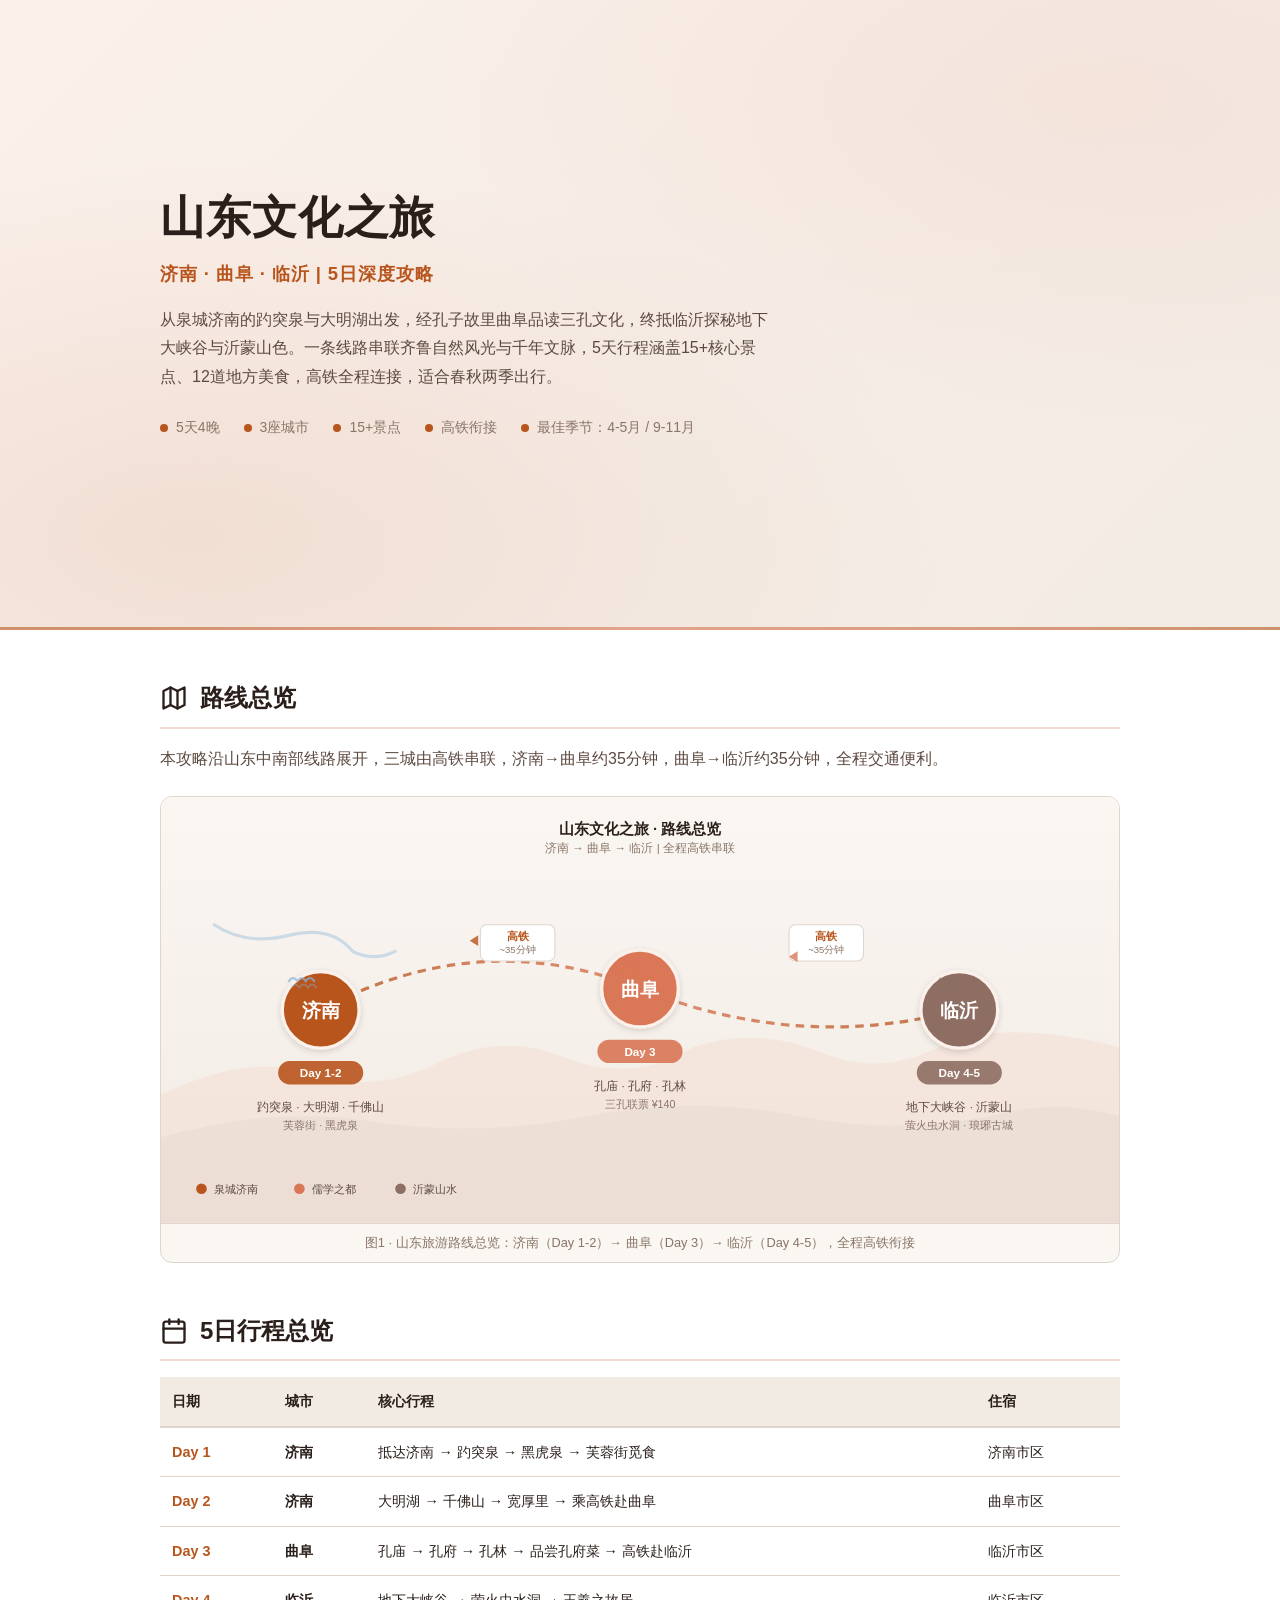
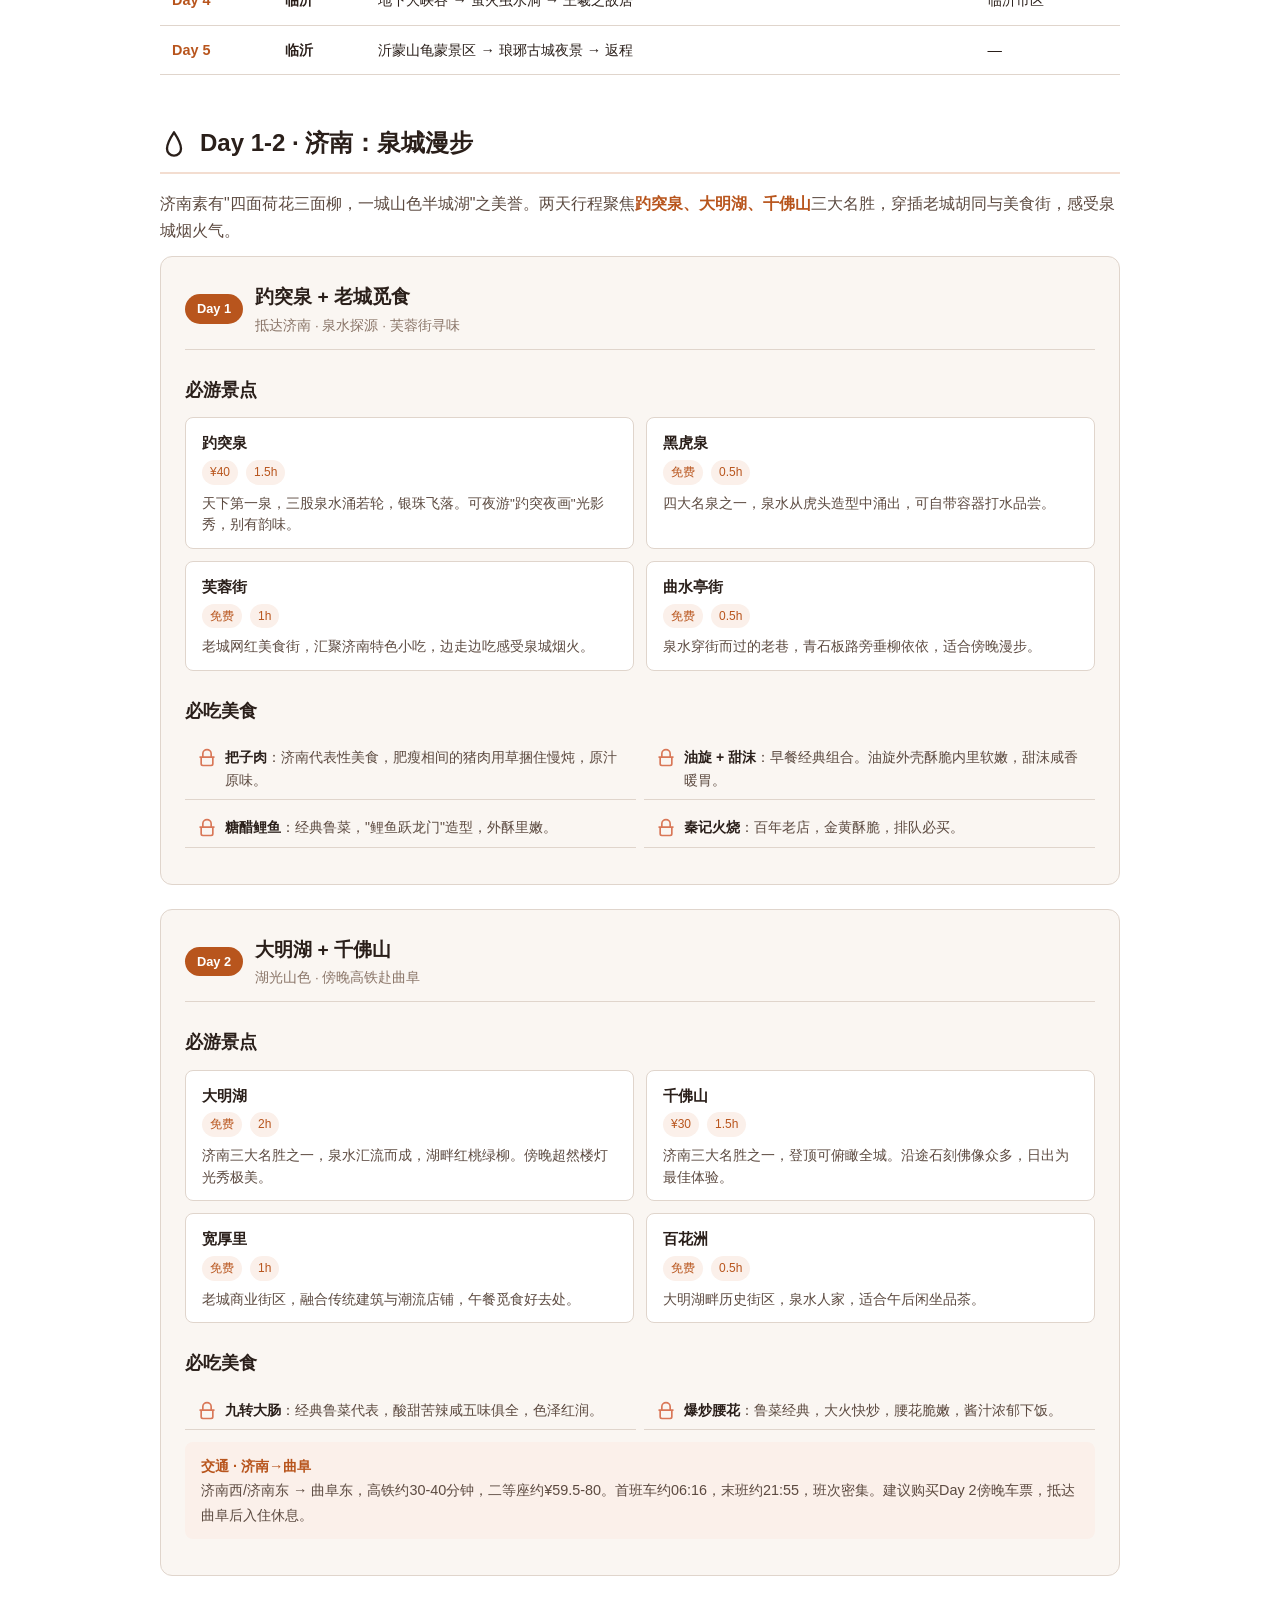
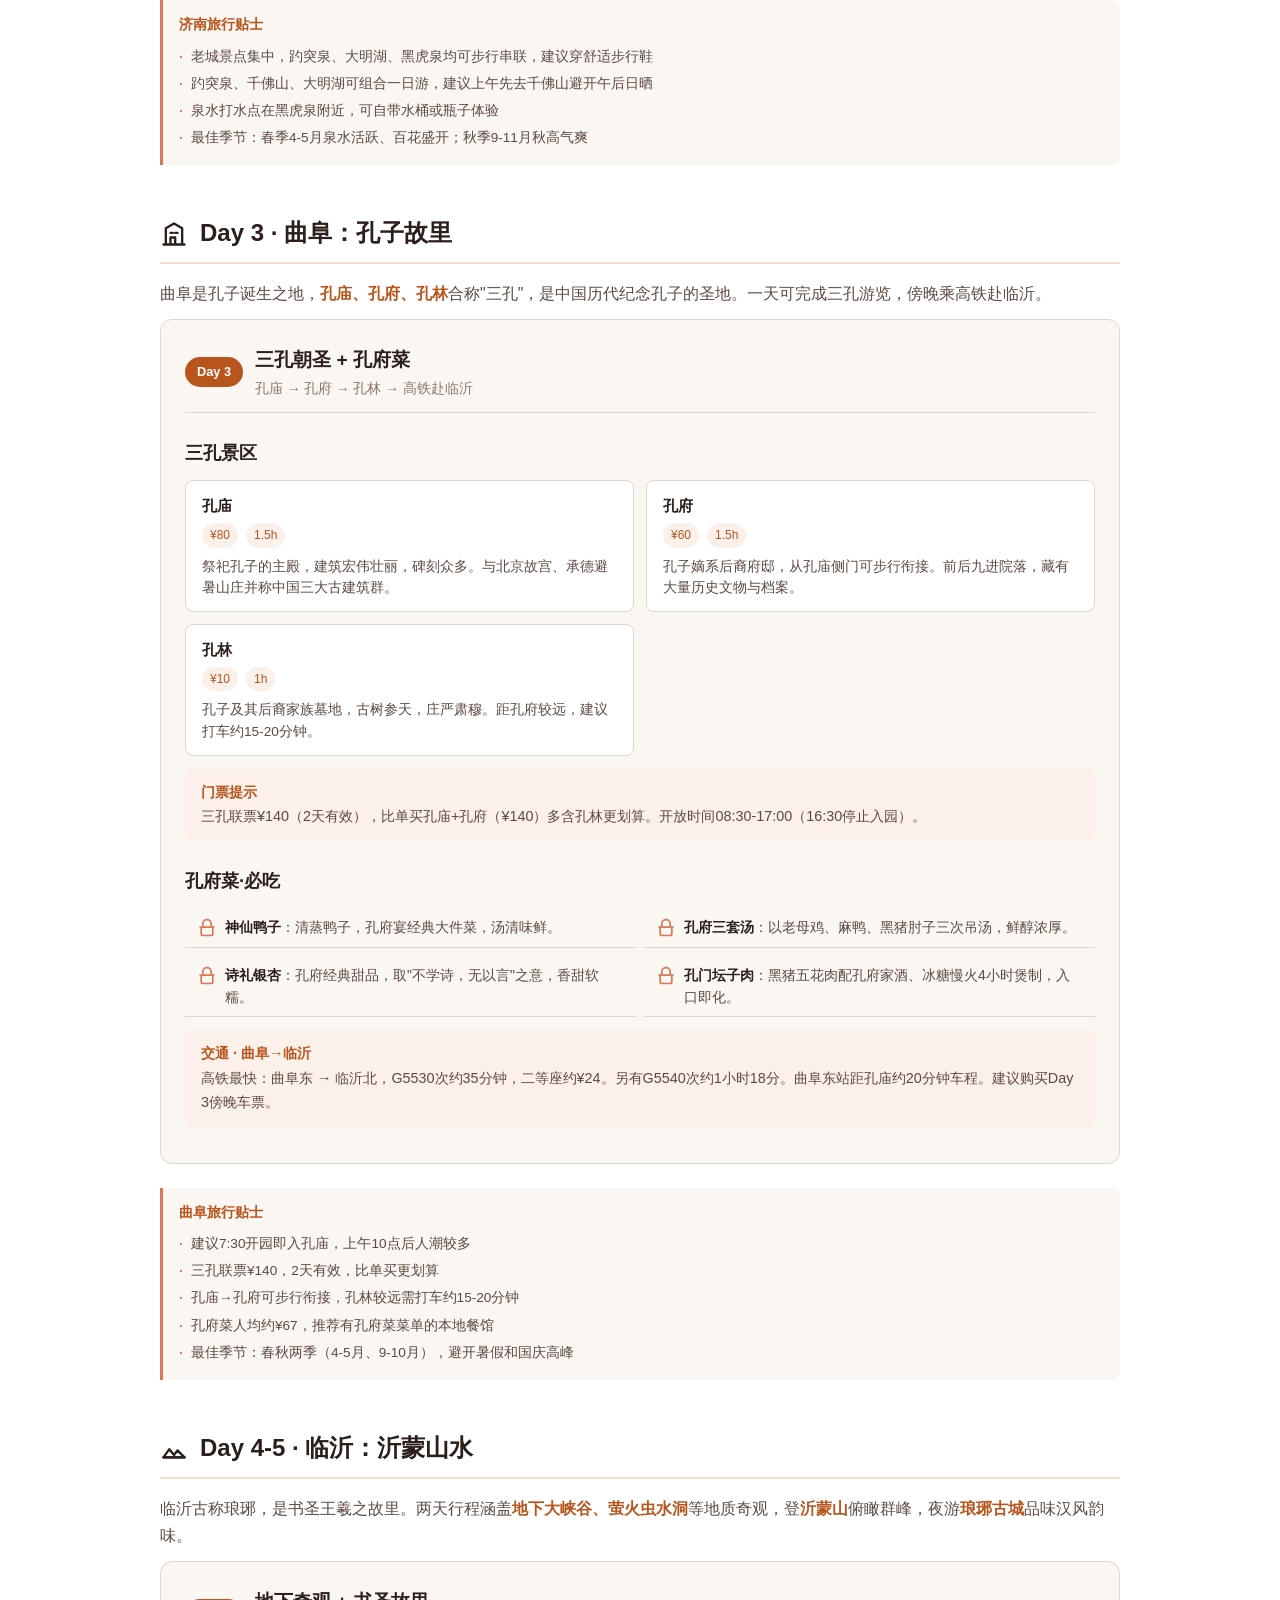
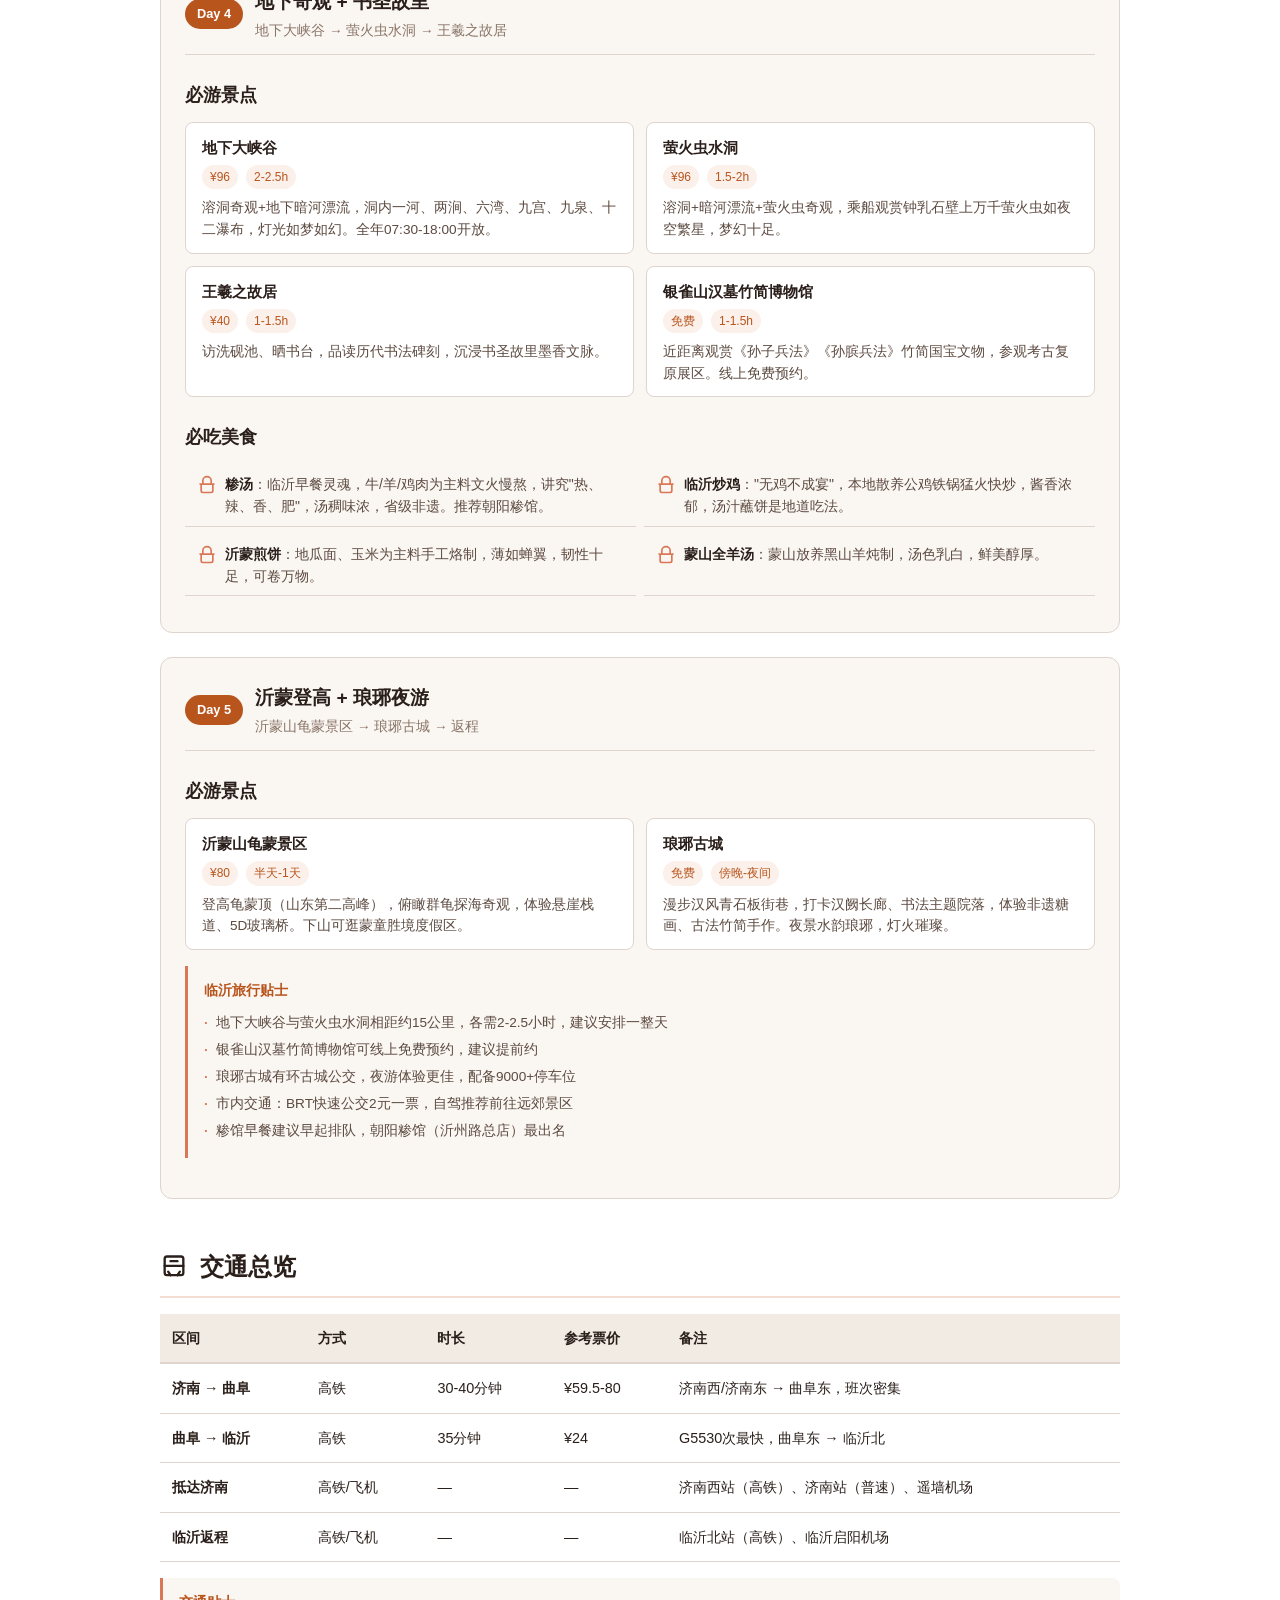
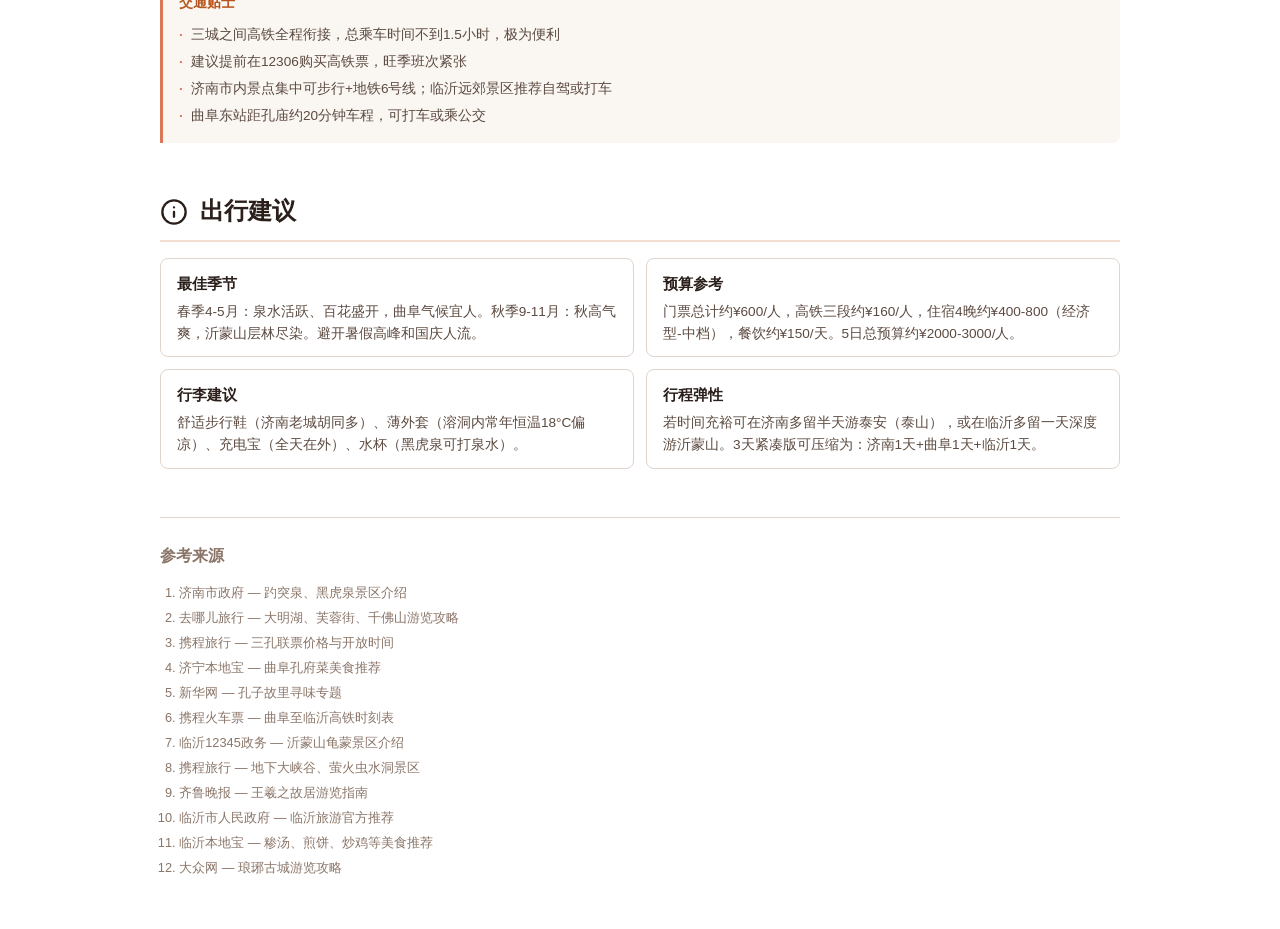
<file: index.html>
<!-- Generated by Trae Work -->
<!DOCTYPE html>
<html lang="zh-CN">
<head>
  <meta charset="UTF-8">
  <meta name="viewport" content="width=device-width, initial-scale=1.0">
  <title>山东文化之旅 · 济南—曲阜—临沂5日攻略</title>

  <style>
    /* === Font faces === */
    @font-face {
      font-family: 'Noto Sans SC';
      font-style: normal;
      font-weight: 400;
      src: local('Noto Sans SC'), local('NotoSansSC');
    }
  </style>

  <style>
    /* ACTIVE_PALETTE_TOKENS — Warm Editorial */
    :root {
      /* Page / report tokens */
      --page-bg: #FFFFFF;
      --page-surface: #FAF6F2;
      --page-surface-muted: #F2EBE4;
      --page-text: #2A1F1A;
      --page-text-secondary: #5C4A40;
      --page-text-muted: #8A7568;
      --page-text-disabled: #B8A599;
      --page-border: #E0D5CC;
      --page-brand: #B8551D;
      --page-brand-hover: #9E4516;
      --page-brand-active: #7A3610;
      --page-brand-soft: #FBF0EA;
      --page-brand-soft-strong: #F3DDD0;
      --page-brand-text: #7A3610;

      /* Backward-compatible report variables */
      --bg: #FFFFFF;
      --bg2: #FAF6F2;
      --rule: #E0D5CC;
      --ink: #2A1F1A;
      --muted: #8A7568;
      --text-secondary: #5C4A40;
      --text-disabled: #B8A599;
      --accent: #B8551D;
      --accent-hover: #9E4516;
      --accent-active: #7A3610;
      --accent-soft: #FBF0EA;
      --accent2: #D97757;

      /* Chart / data tokens */
      --chart-series-1: #B8551D;
      --chart-series-2: #F59E42;
      --chart-series-3: #D97757;
      --chart-series-4: #8E6E63;
      --chart-other: #E0D5CC;
      --chart-accent: #B8551D;
      --chart-accent-2: #D97757;
      --chart-positive: #52C41A;
      --chart-warning: #FAAD14;
      --chart-negative: #FF4D4F;
      --chart-grid: rgba(42, 31, 26, 0.12);
      --chart-axis: #8A7568;
      --chart-label: #8A7568;
      --chart-tooltip-bg: #FFFFFF;

      /* Semantic compatibility tokens */
      --success: #52C41A;
      --info: #B8551D;
      --reminder: #FF7A45;
      --warning: #FAAD14;
      --danger: #FF4D4F;
      --positive: #52C41A;
      --negative: #FF4D4F;
    }

    /* === Structural variables === */
    :root {
      --space-1: 4px;
      --space-2: 8px;
      --space-3: 12px;
      --space-4: 16px;
      --space-5: 24px;
      --space-6: 32px;
      --space-7: 48px;
      --space-8: 64px;
      --radius-sm: 4px;
      --radius-md: 8px;
      --radius-lg: 12px;
      --radius-pill: 999px;
      --font-sans: 'PingFang SC', 'Microsoft YaHei', 'Noto Sans CJK SC', 'Helvetica Neue', sans-serif;
      --font-serif: Georgia, 'Times New Roman', '宋体', serif;
      --font-mono: 'SFMono-Regular', Consolas, monospace;
      --font-metric: var(--font-sans);
      --max: 960px;
    }

    /* === Base styles === */
    *, *::before, *::after { box-sizing: border-box; margin: 0; padding: 0; }
    html { font-size: 16px; scroll-behavior: smooth; }
    body {
      font-family: var(--font-sans);
      color: var(--ink);
      background: var(--bg);
      line-height: 1.7;
      padding: 0;
    }
    article.page { width: 100%; }

    /* === Stage Intro === */
    .report-intro {
      margin-bottom: var(--space-7);
    }
    .report-intro--stage .report-intro__surface {
      position: relative;
      isolation: isolate;
      overflow: hidden;
      width: 100%;
      max-width: none;
      margin: 0;
      border-radius: 0;
      padding: 0;
      block-size: auto;
      min-block-size: clamp(30rem, 70vh, 44rem);
      display: grid;
      align-items: center;
      background: var(--page-brand-soft);
    }
    .report-intro--stage .report-intro__surface::before {
      content: "";
      position: absolute;
      z-index: 0;
      inset: 0;
      background:
        radial-gradient(ellipse at 15% 85%, rgba(184,85,29,0.10) 0%, transparent 50%),
        radial-gradient(ellipse at 85% 15%, rgba(217,119,87,0.08) 0%, transparent 45%),
        linear-gradient(135deg, var(--page-brand-soft) 0%, var(--page-surface-muted) 100%);
      pointer-events: none;
    }
    .report-intro--stage .report-intro__surface::after {
      content: "";
      position: absolute;
      z-index: 0;
      bottom: 0;
      left: 0;
      right: 0;
      height: 3px;
      background: linear-gradient(90deg, var(--accent), var(--accent2), var(--accent));
      opacity: 0.6;
    }
    .report-intro--stage .report-intro__content {
      position: relative;
      z-index: 2;
      width: calc(100% - 2rem);
      max-width: var(--max);
      margin: 0 auto;
      padding: clamp(3rem, 8vw, 6rem) 0;
    }
    .report-intro h1 {
      font-size: clamp(1.8rem, 4.5vw, 2.8rem);
      font-weight: 700;
      line-height: 1.25;
      letter-spacing: 0.02em;
      color: var(--page-text);
    }
    .report-intro__subtitle {
      margin-top: var(--space-3);
      font-size: clamp(0.95rem, 2vw, 1.15rem);
      color: var(--accent);
      font-weight: 600;
      letter-spacing: 0.05em;
    }
    .report-intro__summary {
      max-width: 70ch;
      margin-top: var(--space-4);
      font-size: 1rem;
      color: var(--page-text-secondary);
      line-height: 1.8;
    }
    .report-intro__highlights {
      display: flex;
      flex-wrap: wrap;
      gap: var(--space-3) var(--space-5);
      margin-top: var(--space-5);
    }
    .report-intro__highlight {
      display: flex;
      align-items: center;
      gap: var(--space-2);
      font-size: 0.875rem;
      color: var(--page-text-muted);
    }
    .report-intro__highlight-dot {
      width: 8px;
      height: 8px;
      border-radius: var(--radius-pill);
      background: var(--accent);
      flex-shrink: 0;
    }

    /* === Page content === */
    .page__content {
      width: calc(100% - 2rem);
      max-width: var(--max);
      margin: 0 auto;
      padding-bottom: var(--space-7);
    }
    .table-wrap { width: 100%; overflow: visible; }
    table { width: 100%; border-collapse: collapse; table-layout: auto; }
    th, td {
      padding: var(--space-2) var(--space-3);
      border-bottom: 1px solid var(--rule);
      text-align: left;
      vertical-align: top;
      overflow-wrap: anywhere;
    }
    img, svg, canvas { max-width: 100%; height: auto; }

    /* === Section styles === */
    main section {
      margin-bottom: var(--space-7);
    }
    main h2 {
      font-size: 1.5rem;
      font-weight: 700;
      color: var(--page-text);
      margin-bottom: var(--space-4);
      padding-bottom: var(--space-2);
      border-bottom: 2px solid var(--page-brand-soft-strong);
      display: flex;
      align-items: center;
      gap: var(--space-3);
    }
    main h2 .h2__icon {
      width: 28px;
      height: 28px;
      flex-shrink: 0;
    }
    main h3 {
      font-size: 1.15rem;
      font-weight: 600;
      color: var(--page-text);
      margin-top: var(--space-5);
      margin-bottom: var(--space-3);
    }
    main p {
      margin-bottom: var(--space-3);
      color: var(--page-text-secondary);
    }
    strong { color: var(--accent); font-weight: 600; }

    /* === Route map SVG === */
    .route-map {
      width: 100%;
      margin: var(--space-5) 0;
      background: var(--page-surface);
      border-radius: var(--radius-lg);
      border: 1px solid var(--page-border);
      overflow: hidden;
    }
    .route-map svg { display: block; width: 100%; height: auto; }
    .route-map__caption {
      padding: var(--space-2) var(--space-4);
      font-size: 0.8rem;
      color: var(--page-text-muted);
      text-align: center;
      border-top: 1px solid var(--page-border);
    }

    /* === Itinerary table === */
    .itinerary-table {
      width: 100%;
      border-collapse: collapse;
      margin: var(--space-4) 0;
      font-size: 0.9rem;
    }
    .itinerary-table th {
      background: var(--page-surface-muted);
      font-weight: 600;
      color: var(--page-text);
      padding: var(--space-3) var(--space-3);
      text-align: left;
      border-bottom: 2px solid var(--page-border);
    }
    .itinerary-table td {
      padding: var(--space-3);
      border-bottom: 1px solid var(--page-border);
      vertical-align: top;
    }
    .itinerary-table .day-cell {
      font-weight: 700;
      color: var(--accent);
      white-space: nowrap;
    }
    .itinerary-table .city-cell {
      font-weight: 600;
      color: var(--page-text);
    }

    /* === Day card === */
    .day-card {
      background: var(--page-surface);
      border: 1px solid var(--page-border);
      border-radius: var(--radius-lg);
      padding: var(--space-5);
      margin-bottom: var(--space-5);
    }
    .day-card__header {
      display: flex;
      align-items: center;
      gap: var(--space-3);
      margin-bottom: var(--space-4);
      padding-bottom: var(--space-3);
      border-bottom: 1px solid var(--page-border);
    }
    .day-card__badge {
      background: var(--accent);
      color: #fff;
      font-size: 0.8rem;
      font-weight: 700;
      padding: 4px 12px;
      border-radius: var(--radius-pill);
      flex-shrink: 0;
    }
    .day-card__title {
      font-size: 1.2rem;
      font-weight: 700;
      color: var(--page-text);
    }
    .day-card__subtitle {
      font-size: 0.85rem;
      color: var(--page-text-muted);
    }

    /* === Attraction list === */
    .attraction-list {
      display: grid;
      grid-template-columns: 1fr;
      gap: var(--space-3);
      margin: var(--space-3) 0;
    }
    @media (min-width: 640px) {
      .attraction-list { grid-template-columns: 1fr 1fr; }
    }
    .attraction-item {
      background: var(--page-bg);
      border: 1px solid var(--page-border);
      border-radius: var(--radius-md);
      padding: var(--space-3) var(--space-4);
      transition: border-color 0.2s;
    }
    .attraction-item:hover { border-color: var(--accent2); }
    .attraction-item__name {
      font-weight: 600;
      color: var(--page-text);
      font-size: 0.95rem;
      margin-bottom: 4px;
    }
    .attraction-item__meta {
      display: flex;
      flex-wrap: wrap;
      gap: var(--space-2);
      margin-bottom: var(--space-2);
    }
    .attraction-item__tag {
      font-size: 0.75rem;
      padding: 2px 8px;
      border-radius: var(--radius-pill);
      background: var(--page-brand-soft);
      color: var(--accent);
    }
    .attraction-item__desc {
      font-size: 0.85rem;
      color: var(--page-text-secondary);
      line-height: 1.6;
    }

    /* === Food list === */
    .food-list {
      display: grid;
      grid-template-columns: 1fr;
      gap: var(--space-2);
      margin: var(--space-3) 0;
    }
    @media (min-width: 640px) {
      .food-list { grid-template-columns: 1fr 1fr; }
    }
    .food-item {
      display: flex;
      align-items: flex-start;
      gap: var(--space-2);
      padding: var(--space-2) var(--space-3);
      border-bottom: 1px solid var(--page-border);
    }
    .food-item__icon {
      width: 20px;
      height: 20px;
      flex-shrink: 0;
      margin-top: 2px;
      color: var(--accent2);
    }
    .food-item__text {
      font-size: 0.875rem;
      color: var(--page-text-secondary);
      line-height: 1.6;
    }
    .food-item__text strong { color: var(--page-text); }

    /* === Transport info === */
    .transport-box {
      background: var(--page-brand-soft);
      border-radius: var(--radius-md);
      padding: var(--space-3) var(--space-4);
      margin: var(--space-3) 0;
      font-size: 0.9rem;
      color: var(--page-text-secondary);
      line-height: 1.7;
    }
    .transport-box strong { color: var(--accent); }

    /* === Tip callout === */
    .tip-callout {
      background: var(--page-surface);
      border-left: 3px solid var(--accent2);
      border-radius: 0 var(--radius-md) var(--radius-md) 0;
      padding: var(--space-3) var(--space-4);
      margin: var(--space-4) 0;
    }
    .tip-callout__title {
      font-weight: 600;
      font-size: 0.9rem;
      color: var(--accent);
      margin-bottom: var(--space-2);
    }
    .tip-callout ul {
      list-style: none;
      padding: 0;
    }
    .tip-callout li {
      font-size: 0.85rem;
      color: var(--page-text-secondary);
      line-height: 1.7;
      padding-left: var(--space-3);
      position: relative;
      margin-bottom: var(--space-1);
    }
    .tip-callout li::before {
      content: "·";
      position: absolute;
      left: 0;
      color: var(--accent2);
      font-weight: 700;
    }

    /* === Footer === */
    footer {
      margin-top: var(--space-7);
      padding-top: var(--space-5);
      border-top: 1px solid var(--page-border);
    }
    footer h2 {
      font-size: 1rem;
      font-weight: 600;
      color: var(--page-text-muted);
      margin-bottom: var(--space-3);
      border: none;
      padding: 0;
    }
    .sources ol {
      padding-left: 1.5em;
      font-size: 0.8rem;
      color: var(--page-text-muted);
      line-height: 1.8;
    }
    .sources li { margin-bottom: 2px; }
    .sources a {
      color: var(--accent);
      text-decoration: none;
    }
    .sources a:hover { text-decoration: underline; }

    /* === Responsive === */
    @media (max-width: 768px) {
      .report-intro--stage .report-intro__surface { min-block-size: auto; }
      .day-card { padding: var(--space-4); }
      .attraction-list, .food-list { grid-template-columns: 1fr; }
      .itinerary-table { font-size: 0.8rem; }
      .itinerary-table th, .itinerary-table td { padding: var(--space-2); }
    }
    @media print, (forced-colors: active) {
      .report-intro--stage .report-intro__surface { min-block-size: auto; }
    }
    @media (prefers-reduced-motion: reduce) {
      html { scroll-behavior: auto; }
    }
  </style>
</head>
<body>
  <article class="page">
    <!-- Stage Intro -->
    <header class="report-intro report-intro--stage">
      <div class="report-intro__surface">
        <div class="report-intro__content">
          <h1>山东文化之旅</h1>
          <p class="report-intro__subtitle">济南 · 曲阜 · 临沂 | 5日深度攻略</p>
          <p class="report-intro__summary">
            从泉城济南的趵突泉与大明湖出发，经孔子故里曲阜品读三孔文化，终抵临沂探秘地下大峡谷与沂蒙山色。一条线路串联齐鲁自然风光与千年文脉，5天行程涵盖15+核心景点、12道地方美食，高铁全程连接，适合春秋两季出行。
          </p>
          <div class="report-intro__highlights">
            <div class="report-intro__highlight">
              <span class="report-intro__highlight-dot"></span>
              <span>5天4晚</span>
            </div>
            <div class="report-intro__highlight">
              <span class="report-intro__highlight-dot"></span>
              <span>3座城市</span>
            </div>
            <div class="report-intro__highlight">
              <span class="report-intro__highlight-dot"></span>
              <span>15+景点</span>
            </div>
            <div class="report-intro__highlight">
              <span class="report-intro__highlight-dot"></span>
              <span>高铁衔接</span>
            </div>
            <div class="report-intro__highlight">
              <span class="report-intro__highlight-dot"></span>
              <span>最佳季节：4-5月 / 9-11月</span>
            </div>
          </div>
        </div>
      </div>
    </header>

    <div class="page__content">
      <main>
        <!-- Route Map -->
        <section id="route-map">
          <h2>
            <svg class="h2__icon" viewBox="0 0 24 24" fill="none" stroke="currentColor" stroke-width="2" stroke-linecap="round" stroke-linejoin="round"><path d="M3 6l6-3 6 3 6-3v15l-6 3-6-3-6 3z"/><path d="M9 3v15"/><path d="M15 6v15"/></svg>
            路线总览
          </h2>
          <p>本攻略沿山东中南部线路展开，三城由高铁串联，济南→曲阜约35分钟，曲阜→临沂约35分钟，全程交通便利。</p>

          <div class="route-map">
            <svg viewBox="0 0 900 400" xmlns="http://www.w3.org/2000/svg" role="img" aria-label="山东旅游路线图：济南→曲阜→临沂">
              <defs>
                <linearGradient id="bgGrad" x1="0%" y1="0%" x2="0%" y2="100%">
                  <stop offset="0%" stop-color="#FAF6F2"/>
                  <stop offset="100%" stop-color="#F2EBE4"/>
                </linearGradient>
                <linearGradient id="routeGrad" x1="0%" y1="0%" x2="100%" y2="0%">
                  <stop offset="0%" stop-color="#B8551D"/>
                  <stop offset="50%" stop-color="#D97757"/>
                  <stop offset="100%" stop-color="#B8551D"/>
                </linearGradient>
                <filter id="softShadow" x="-20%" y="-20%" width="140%" height="140%">
                  <feGaussianBlur in="SourceAlpha" stdDeviation="3"/>
                  <feOffset dx="0" dy="2"/>
                  <feComponentTransfer><feFuncA type="linear" slope="0.15"/></feComponentTransfer>
                  <feMerge><feMergeNode/><feMergeNode in="SourceGraphic"/></feMerge>
                </filter>
              </defs>

              <!-- Background -->
              <rect width="900" height="400" fill="url(#bgGrad)" rx="0"/>

              <!-- Decorative terrain: mountains -->
              <path d="M 0 280 Q 80 240 140 260 T 260 250 Q 320 220 380 245 T 500 235 Q 560 215 620 240 T 740 230 Q 800 210 900 235 L 900 400 L 0 400 Z" fill="#F3DDD0" opacity="0.5"/>
              <path d="M 0 320 Q 100 290 200 305 T 400 300 Q 500 280 600 300 T 800 295 Q 850 285 900 300 L 900 400 L 0 400 Z" fill="#E0D5CC" opacity="0.4"/>

              <!-- River decoration (Yellow River near Jinan) -->
              <path d="M 50 120 Q 80 140 120 130 T 180 145 Q 200 155 220 145" fill="none" stroke="#8AB4D8" stroke-width="3" opacity="0.4" stroke-linecap="round"/>

              <!-- Route connecting line -->
              <path d="M 150 200 Q 300 120 450 180 T 750 200" fill="none" stroke="url(#routeGrad)" stroke-width="3" stroke-dasharray="8 6" opacity="0.8"/>

              <!-- === City 1: Jinan === -->
              <g filter="url(#softShadow)">
                <circle cx="150" cy="200" r="36" fill="#B8551D"/>
                <circle cx="150" cy="200" r="36" fill="none" stroke="#FBF0EA" stroke-width="3"/>
                <text x="150" y="207" text-anchor="middle" fill="#fff" font-size="18" font-weight="700" font-family="'PingFang SC','Microsoft YaHei',sans-serif">济南</text>
              </g>
              <!-- Jinan day badge -->
              <rect x="110" y="248" width="80" height="22" rx="11" fill="#B8551D" opacity="0.9"/>
              <text x="150" y="263" text-anchor="middle" fill="#fff" font-size="11" font-weight="600" font-family="'PingFang SC','Microsoft YaHei',sans-serif">Day 1-2</text>
              <!-- Jinan attractions -->
              <text x="150" y="295" text-anchor="middle" fill="#5C4A40" font-size="11" font-family="'PingFang SC','Microsoft YaHei',sans-serif">趵突泉 · 大明湖 · 千佛山</text>
              <text x="150" y="312" text-anchor="middle" fill="#8A7568" font-size="10" font-family="'PingFang SC','Microsoft YaHei',sans-serif">芙蓉街 · 黑虎泉</text>
              <!-- Spring icon -->
              <g transform="translate(120,165)">
                <path d="M 0 8 Q 4 2 8 8 Q 12 2 16 8 Q 20 2 24 8" fill="none" stroke="#8AB4D8" stroke-width="2" stroke-linecap="round" opacity="0.7"/>
                <path d="M 2 14 Q 6 8 10 14 Q 14 8 18 14 Q 22 8 26 14" fill="none" stroke="#8AB4D8" stroke-width="1.5" stroke-linecap="round" opacity="0.4"/>
              </g>

              <!-- === City 2: Qufu === -->
              <g filter="url(#softShadow)">
                <circle cx="450" cy="180" r="36" fill="#D97757"/>
                <circle cx="450" cy="180" r="36" fill="none" stroke="#FBF0EA" stroke-width="3"/>
                <text x="450" y="187" text-anchor="middle" fill="#fff" font-size="18" font-weight="700" font-family="'PingFang SC','Microsoft YaHei',sans-serif">曲阜</text>
              </g>
              <!-- Qufu day badge -->
              <rect x="410" y="228" width="80" height="22" rx="11" fill="#D97757" opacity="0.9"/>
              <text x="450" y="243" text-anchor="middle" fill="#fff" font-size="11" font-weight="600" font-family="'PingFang SC','Microsoft YaHei',sans-serif">Day 3</text>
              <!-- Qufu attractions -->
              <text x="450" y="275" text-anchor="middle" fill="#5C4A40" font-size="11" font-family="'PingFang SC','Microsoft YaHei',sans-serif">孔庙 · 孔府 · 孔林</text>
              <text x="450" y="292" text-anchor="middle" fill="#8A7568" font-size="10" font-family="'PingFang SC','Microsoft YaHei',sans-serif">三孔联票 ¥140</text>
              <!-- Temple icon -->
              <g transform="translate(424,150)">
                <path d="M 0 8 L 12 0 L 24 8 Z" fill="#D97757" opacity="0.6"/>
                <rect x="3" y="8" width="18" height="10" fill="none" stroke="#D97757" stroke-width="1.5" opacity="0.5"/>
              </g>

              <!-- === City 3: Linyi === -->
              <g filter="url(#softShadow)">
                <circle cx="750" cy="200" r="36" fill="#8E6E63"/>
                <circle cx="750" cy="200" r="36" fill="none" stroke="#FBF0EA" stroke-width="3"/>
                <text x="750" y="207" text-anchor="middle" fill="#fff" font-size="18" font-weight="700" font-family="'PingFang SC','Microsoft YaHei',sans-serif">临沂</text>
              </g>
              <!-- Linyi day badge -->
              <rect x="710" y="248" width="80" height="22" rx="11" fill="#8E6E63" opacity="0.9"/>
              <text x="750" y="263" text-anchor="middle" fill="#fff" font-size="11" font-weight="600" font-family="'PingFang SC','Microsoft YaHei',sans-serif">Day 4-5</text>
              <!-- Linyi attractions -->
              <text x="750" y="295" text-anchor="middle" fill="#5C4A40" font-size="11" font-family="'PingFang SC','Microsoft YaHei',sans-serif">地下大峡谷 · 沂蒙山</text>
              <text x="750" y="312" text-anchor="middle" fill="#8A7568" font-size="10" font-family="'PingFang SC','Microsoft YaHei',sans-serif">萤火虫水洞 · 琅琊古城</text>
              <!-- Mountain icon -->
              <g transform="translate(724,165)">
                <path d="M 0 16 L 8 4 L 14 10 L 20 2 L 28 16 Z" fill="#8E6E63" opacity="0.5"/>
              </g>

              <!-- === Transport annotations === -->
              <!-- Jinan → Qufu -->
              <g transform="translate(300, 120)">
                <rect x="0" y="0" width="70" height="34" rx="6" fill="#fff" stroke="#E0D5CC" stroke-width="1"/>
                <text x="35" y="14" text-anchor="middle" fill="#B8551D" font-size="10" font-weight="700" font-family="'PingFang SC',sans-serif">高铁</text>
                <text x="35" y="27" text-anchor="middle" fill="#8A7568" font-size="9" font-family="'PingFang SC',sans-serif">~35分钟</text>
              </g>
              <!-- Qufu → Linyi -->
              <g transform="translate(590, 120)">
                <rect x="0" y="0" width="70" height="34" rx="6" fill="#fff" stroke="#E0D5CC" stroke-width="1"/>
                <text x="35" y="14" text-anchor="middle" fill="#B8551D" font-size="10" font-weight="700" font-family="'PingFang SC',sans-serif">高铁</text>
                <text x="35" y="27" text-anchor="middle" fill="#8A7568" font-size="9" font-family="'PingFang SC',sans-serif">~35分钟</text>
              </g>

              <!-- Direction arrows on route -->
              <polygon points="290,135 298,130 298,140" fill="#B8551D" opacity="0.8"/>
              <polygon points="590,150 598,145 598,155" fill="#D97757" opacity="0.8"/>

              <!-- Title -->
              <text x="450" y="35" text-anchor="middle" fill="#2A1F1A" font-size="14" font-weight="700" font-family="'PingFang SC','Microsoft YaHei',sans-serif">山东文化之旅 · 路线总览</text>
              <text x="450" y="52" text-anchor="middle" fill="#8A7568" font-size="11" font-family="'PingFang SC','Microsoft YaHei',sans-serif">济南 → 曲阜 → 临沂 | 全程高铁串联</text>

              <!-- Legend -->
              <g transform="translate(30, 360)">
                <circle cx="8" cy="8" r="5" fill="#B8551D"/>
                <text x="20" y="12" fill="#5C4A40" font-size="10" font-family="'PingFang SC',sans-serif">泉城济南</text>
                <circle cx="100" cy="8" r="5" fill="#D97757"/>
                <text x="112" y="12" fill="#5C4A40" font-size="10" font-family="'PingFang SC',sans-serif">儒学之都</text>
                <circle cx="195" cy="8" r="5" fill="#8E6E63"/>
                <text x="207" y="12" fill="#5C4A40" font-size="10" font-family="'PingFang SC',sans-serif">沂蒙山水</text>
              </g>
            </svg>
            <div class="route-map__caption">图1 · 山东旅游路线总览：济南（Day 1-2）→ 曲阜（Day 3）→ 临沂（Day 4-5），全程高铁衔接</div>
          </div>
        </section>

        <!-- Itinerary Overview -->
        <section id="itinerary-overview">
          <h2>
            <svg class="h2__icon" viewBox="0 0 24 24" fill="none" stroke="currentColor" stroke-width="2" stroke-linecap="round" stroke-linejoin="round"><rect x="3" y="4" width="18" height="18" rx="2"/><path d="M3 10h18M8 2v4M16 2v4"/></svg>
            5日行程总览
          </h2>
          <table class="itinerary-table">
            <thead>
              <tr>
                <th>日期</th>
                <th>城市</th>
                <th>核心行程</th>
                <th>住宿</th>
              </tr>
            </thead>
            <tbody>
              <tr>
                <td class="day-cell">Day 1</td>
                <td class="city-cell">济南</td>
                <td>抵达济南 → 趵突泉 → 黑虎泉 → 芙蓉街觅食</td>
                <td>济南市区</td>
              </tr>
              <tr>
                <td class="day-cell">Day 2</td>
                <td class="city-cell">济南</td>
                <td>大明湖 → 千佛山 → 宽厚里 → 乘高铁赴曲阜</td>
                <td>曲阜市区</td>
              </tr>
              <tr>
                <td class="day-cell">Day 3</td>
                <td class="city-cell">曲阜</td>
                <td>孔庙 → 孔府 → 孔林 → 品尝孔府菜 → 高铁赴临沂</td>
                <td>临沂市区</td>
              </tr>
              <tr>
                <td class="day-cell">Day 4</td>
                <td class="city-cell">临沂</td>
                <td>地下大峡谷 → 萤火虫水洞 → 王羲之故居</td>
                <td>临沂市区</td>
              </tr>
              <tr>
                <td class="day-cell">Day 5</td>
                <td class="city-cell">临沂</td>
                <td>沂蒙山龟蒙景区 → 琅琊古城夜景 → 返程</td>
                <td>—</td>
              </tr>
            </tbody>
          </table>
        </section>

        <!-- Day 1-2: Jinan -->
        <section id="jinan">
          <h2>
            <svg class="h2__icon" viewBox="0 0 24 24" fill="none" stroke="currentColor" stroke-width="2" stroke-linecap="round" stroke-linejoin="round"><path d="M12 2C8 8 6 12 6 16a6 6 0 0012 0c0-4-2-8-6-14z"/></svg>
            Day 1-2 · 济南：泉城漫步
          </h2>
          <p>济南素有"四面荷花三面柳，一城山色半城湖"之美誉。两天行程聚焦<strong>趵突泉、大明湖、千佛山</strong>三大名胜，穿插老城胡同与美食街，感受泉城烟火气。</p>

          <div class="day-card">
            <div class="day-card__header">
              <span class="day-card__badge">Day 1</span>
              <div>
                <div class="day-card__title">趵突泉 + 老城觅食</div>
                <div class="day-card__subtitle">抵达济南 · 泉水探源 · 芙蓉街寻味</div>
              </div>
            </div>

            <h3>必游景点</h3>
            <div class="attraction-list">
              <div class="attraction-item">
                <div class="attraction-item__name">趵突泉</div>
                <div class="attraction-item__meta">
                  <span class="attraction-item__tag">¥40</span>
                  <span class="attraction-item__tag">1.5h</span>
                </div>
                <div class="attraction-item__desc">天下第一泉，三股泉水涌若轮，银珠飞落。可夜游"趵突夜画"光影秀，别有韵味。</div>
              </div>
              <div class="attraction-item">
                <div class="attraction-item__name">黑虎泉</div>
                <div class="attraction-item__meta">
                  <span class="attraction-item__tag">免费</span>
                  <span class="attraction-item__tag">0.5h</span>
                </div>
                <div class="attraction-item__desc">四大名泉之一，泉水从虎头造型中涌出，可自带容器打水品尝。</div>
              </div>
              <div class="attraction-item">
                <div class="attraction-item__name">芙蓉街</div>
                <div class="attraction-item__meta">
                  <span class="attraction-item__tag">免费</span>
                  <span class="attraction-item__tag">1h</span>
                </div>
                <div class="attraction-item__desc">老城网红美食街，汇聚济南特色小吃，边走边吃感受泉城烟火。</div>
              </div>
              <div class="attraction-item">
                <div class="attraction-item__name">曲水亭街</div>
                <div class="attraction-item__meta">
                  <span class="attraction-item__tag">免费</span>
                  <span class="attraction-item__tag">0.5h</span>
                </div>
                <div class="attraction-item__desc">泉水穿街而过的老巷，青石板路旁垂柳依依，适合傍晚漫步。</div>
              </div>
            </div>

            <h3>必吃美食</h3>
            <div class="food-list">
              <div class="food-item">
                <svg class="food-item__icon" viewBox="0 0 24 24" fill="none" stroke="currentColor" stroke-width="2"><path d="M3 11h18M5 11v8a2 2 0 002 2h10a2 2 0 002-2v-8M7 11V7a5 5 0 0110 0v4"/></svg>
                <div class="food-item__text"><strong>把子肉</strong>：济南代表性美食，肥瘦相间的猪肉用草捆住慢炖，原汁原味。</div>
              </div>
              <div class="food-item">
                <svg class="food-item__icon" viewBox="0 0 24 24" fill="none" stroke="currentColor" stroke-width="2"><path d="M3 11h18M5 11v8a2 2 0 002 2h10a2 2 0 002-2v-8M7 11V7a5 5 0 0110 0v4"/></svg>
                <div class="food-item__text"><strong>油旋 + 甜沫</strong>：早餐经典组合。油旋外壳酥脆内里软嫩，甜沫咸香暖胃。</div>
              </div>
              <div class="food-item">
                <svg class="food-item__icon" viewBox="0 0 24 24" fill="none" stroke="currentColor" stroke-width="2"><path d="M3 11h18M5 11v8a2 2 0 002 2h10a2 2 0 002-2v-8M7 11V7a5 5 0 0110 0v4"/></svg>
                <div class="food-item__text"><strong>糖醋鲤鱼</strong>：经典鲁菜，"鲤鱼跃龙门"造型，外酥里嫩。</div>
              </div>
              <div class="food-item">
                <svg class="food-item__icon" viewBox="0 0 24 24" fill="none" stroke="currentColor" stroke-width="2"><path d="M3 11h18M5 11v8a2 2 0 002 2h10a2 2 0 002-2v-8M7 11V7a5 5 0 0110 0v4"/></svg>
                <div class="food-item__text"><strong>秦记火烧</strong>：百年老店，金黄酥脆，排队必买。</div>
              </div>
            </div>
          </div>

          <div class="day-card">
            <div class="day-card__header">
              <span class="day-card__badge">Day 2</span>
              <div>
                <div class="day-card__title">大明湖 + 千佛山</div>
                <div class="day-card__subtitle">湖光山色 · 傍晚高铁赴曲阜</div>
              </div>
            </div>

            <h3>必游景点</h3>
            <div class="attraction-list">
              <div class="attraction-item">
                <div class="attraction-item__name">大明湖</div>
                <div class="attraction-item__meta">
                  <span class="attraction-item__tag">免费</span>
                  <span class="attraction-item__tag">2h</span>
                </div>
                <div class="attraction-item__desc">济南三大名胜之一，泉水汇流而成，湖畔红桃绿柳。傍晚超然楼灯光秀极美。</div>
              </div>
              <div class="attraction-item">
                <div class="attraction-item__name">千佛山</div>
                <div class="attraction-item__meta">
                  <span class="attraction-item__tag">¥30</span>
                  <span class="attraction-item__tag">1.5h</span>
                </div>
                <div class="attraction-item__desc">济南三大名胜之一，登顶可俯瞰全城。沿途石刻佛像众多，日出为最佳体验。</div>
              </div>
              <div class="attraction-item">
                <div class="attraction-item__name">宽厚里</div>
                <div class="attraction-item__meta">
                  <span class="attraction-item__tag">免费</span>
                  <span class="attraction-item__tag">1h</span>
                </div>
                <div class="attraction-item__desc">老城商业街区，融合传统建筑与潮流店铺，午餐觅食好去处。</div>
              </div>
              <div class="attraction-item">
                <div class="attraction-item__name">百花洲</div>
                <div class="attraction-item__meta">
                  <span class="attraction-item__tag">免费</span>
                  <span class="attraction-item__tag">0.5h</span>
                </div>
                <div class="attraction-item__desc">大明湖畔历史街区，泉水人家，适合午后闲坐品茶。</div>
              </div>
            </div>

            <h3>必吃美食</h3>
            <div class="food-list">
              <div class="food-item">
                <svg class="food-item__icon" viewBox="0 0 24 24" fill="none" stroke="currentColor" stroke-width="2"><path d="M3 11h18M5 11v8a2 2 0 002 2h10a2 2 0 002-2v-8M7 11V7a5 5 0 0110 0v4"/></svg>
                <div class="food-item__text"><strong>九转大肠</strong>：经典鲁菜代表，酸甜苦辣咸五味俱全，色泽红润。</div>
              </div>
              <div class="food-item">
                <svg class="food-item__icon" viewBox="0 0 24 24" fill="none" stroke="currentColor" stroke-width="2"><path d="M3 11h18M5 11v8a2 2 0 002 2h10a2 2 0 002-2v-8M7 11V7a5 5 0 0110 0v4"/></svg>
                <div class="food-item__text"><strong>爆炒腰花</strong>：鲁菜经典，大火快炒，腰花脆嫩，酱汁浓郁下饭。</div>
              </div>
            </div>

            <div class="transport-box">
              <strong>交通 · 济南→曲阜</strong><br>
              济南西/济南东 → 曲阜东，高铁约30-40分钟，二等座约¥59.5-80。首班车约06:16，末班约21:55，班次密集。建议购买Day 2傍晚车票，抵达曲阜后入住休息。
            </div>
          </div>

          <div class="tip-callout">
            <div class="tip-callout__title">济南旅行贴士</div>
            <ul>
              <li>老城景点集中，趵突泉、大明湖、黑虎泉均可步行串联，建议穿舒适步行鞋</li>
              <li>趵突泉、千佛山、大明湖可组合一日游，建议上午先去千佛山避开午后日晒</li>
              <li>泉水打水点在黑虎泉附近，可自带水桶或瓶子体验</li>
              <li>最佳季节：春季4-5月泉水活跃、百花盛开；秋季9-11月秋高气爽</li>
            </ul>
          </div>
        </section>

        <!-- Day 3: Qufu -->
        <section id="qufu">
          <h2>
            <svg class="h2__icon" viewBox="0 0 24 24" fill="none" stroke="currentColor" stroke-width="2" stroke-linecap="round" stroke-linejoin="round"><path d="M3 21h18M5 21V7l7-4 7 4v14M9 21v-6h4v6M9 11h2M13 11h2"/></svg>
            Day 3 · 曲阜：孔子故里
          </h2>
          <p>曲阜是孔子诞生之地，<strong>孔庙、孔府、孔林</strong>合称"三孔"，是中国历代纪念孔子的圣地。一天可完成三孔游览，傍晚乘高铁赴临沂。</p>

          <div class="day-card">
            <div class="day-card__header">
              <span class="day-card__badge">Day 3</span>
              <div>
                <div class="day-card__title">三孔朝圣 + 孔府菜</div>
                <div class="day-card__subtitle">孔庙 → 孔府 → 孔林 → 高铁赴临沂</div>
              </div>
            </div>

            <h3>三孔景区</h3>
            <div class="attraction-list">
              <div class="attraction-item">
                <div class="attraction-item__name">孔庙</div>
                <div class="attraction-item__meta">
                  <span class="attraction-item__tag">¥80</span>
                  <span class="attraction-item__tag">1.5h</span>
                </div>
                <div class="attraction-item__desc">祭祀孔子的主殿，建筑宏伟壮丽，碑刻众多。与北京故宫、承德避暑山庄并称中国三大古建筑群。</div>
              </div>
              <div class="attraction-item">
                <div class="attraction-item__name">孔府</div>
                <div class="attraction-item__meta">
                  <span class="attraction-item__tag">¥60</span>
                  <span class="attraction-item__tag">1.5h</span>
                </div>
                <div class="attraction-item__desc">孔子嫡系后裔府邸，从孔庙侧门可步行衔接。前后九进院落，藏有大量历史文物与档案。</div>
              </div>
              <div class="attraction-item">
                <div class="attraction-item__name">孔林</div>
                <div class="attraction-item__meta">
                  <span class="attraction-item__tag">¥10</span>
                  <span class="attraction-item__tag">1h</span>
                </div>
                <div class="attraction-item__desc">孔子及其后裔家族墓地，古树参天，庄严肃穆。距孔府较远，建议打车约15-20分钟。</div>
              </div>
            </div>

            <div class="transport-box">
              <strong>门票提示</strong><br>
              三孔联票¥140（2天有效），比单买孔庙+孔府（¥140）多含孔林更划算。开放时间08:30-17:00（16:30停止入园）。
            </div>

            <h3>孔府菜·必吃</h3>
            <div class="food-list">
              <div class="food-item">
                <svg class="food-item__icon" viewBox="0 0 24 24" fill="none" stroke="currentColor" stroke-width="2"><path d="M3 11h18M5 11v8a2 2 0 002 2h10a2 2 0 002-2v-8M7 11V7a5 5 0 0110 0v4"/></svg>
                <div class="food-item__text"><strong>神仙鸭子</strong>：清蒸鸭子，孔府宴经典大件菜，汤清味鲜。</div>
              </div>
              <div class="food-item">
                <svg class="food-item__icon" viewBox="0 0 24 24" fill="none" stroke="currentColor" stroke-width="2"><path d="M3 11h18M5 11v8a2 2 0 002 2h10a2 2 0 002-2v-8M7 11V7a5 5 0 0110 0v4"/></svg>
                <div class="food-item__text"><strong>孔府三套汤</strong>：以老母鸡、麻鸭、黑猪肘子三次吊汤，鲜醇浓厚。</div>
              </div>
              <div class="food-item">
                <svg class="food-item__icon" viewBox="0 0 24 24" fill="none" stroke="currentColor" stroke-width="2"><path d="M3 11h18M5 11v8a2 2 0 002 2h10a2 2 0 002-2v-8M7 11V7a5 5 0 0110 0v4"/></svg>
                <div class="food-item__text"><strong>诗礼银杏</strong>：孔府经典甜品，取"不学诗，无以言"之意，香甜软糯。</div>
              </div>
              <div class="food-item">
                <svg class="food-item__icon" viewBox="0 0 24 24" fill="none" stroke="currentColor" stroke-width="2"><path d="M3 11h18M5 11v8a2 2 0 002 2h10a2 2 0 002-2v-8M7 11V7a5 5 0 0110 0v4"/></svg>
                <div class="food-item__text"><strong>孔门坛子肉</strong>：黑猪五花肉配孔府家酒、冰糖慢火4小时煲制，入口即化。</div>
              </div>
            </div>

            <div class="transport-box">
              <strong>交通 · 曲阜→临沂</strong><br>
              高铁最快：曲阜东 → 临沂北，G5530次约35分钟，二等座约¥24。另有G5540次约1小时18分。曲阜东站距孔庙约20分钟车程。建议购买Day 3傍晚车票。
            </div>
          </div>

          <div class="tip-callout">
            <div class="tip-callout__title">曲阜旅行贴士</div>
            <ul>
              <li>建议7:30开园即入孔庙，上午10点后人潮较多</li>
              <li>三孔联票¥140，2天有效，比单买更划算</li>
              <li>孔庙→孔府可步行衔接，孔林较远需打车约15-20分钟</li>
              <li>孔府菜人均约¥67，推荐有孔府菜菜单的本地餐馆</li>
              <li>最佳季节：春秋两季（4-5月、9-10月），避开暑假和国庆高峰</li>
            </ul>
          </div>
        </section>

        <!-- Day 4-5: Linyi -->
        <section id="linyi">
          <h2>
            <svg class="h2__icon" viewBox="0 0 24 24" fill="none" stroke="currentColor" stroke-width="2" stroke-linecap="round" stroke-linejoin="round"><path d="M3 20l5-7 4 5 3-4 6 6z"/><path d="M3 20h18"/></svg>
            Day 4-5 · 临沂：沂蒙山水
          </h2>
          <p>临沂古称琅琊，是书圣王羲之故里。两天行程涵盖<strong>地下大峡谷、萤火虫水洞</strong>等地质奇观，登<strong>沂蒙山</strong>俯瞰群峰，夜游<strong>琅琊古城</strong>品味汉风韵味。</p>

          <div class="day-card">
            <div class="day-card__header">
              <span class="day-card__badge">Day 4</span>
              <div>
                <div class="day-card__title">地下奇观 + 书圣故里</div>
                <div class="day-card__subtitle">地下大峡谷 → 萤火虫水洞 → 王羲之故居</div>
              </div>
            </div>

            <h3>必游景点</h3>
            <div class="attraction-list">
              <div class="attraction-item">
                <div class="attraction-item__name">地下大峡谷</div>
                <div class="attraction-item__meta">
                  <span class="attraction-item__tag">¥96</span>
                  <span class="attraction-item__tag">2-2.5h</span>
                </div>
                <div class="attraction-item__desc">溶洞奇观+地下暗河漂流，洞内一河、两涧、六湾、九宫、九泉、十二瀑布，灯光如梦如幻。全年07:30-18:00开放。</div>
              </div>
              <div class="attraction-item">
                <div class="attraction-item__name">萤火虫水洞</div>
                <div class="attraction-item__meta">
                  <span class="attraction-item__tag">¥96</span>
                  <span class="attraction-item__tag">1.5-2h</span>
                </div>
                <div class="attraction-item__desc">溶洞+暗河漂流+萤火虫奇观，乘船观赏钟乳石壁上万千萤火虫如夜空繁星，梦幻十足。</div>
              </div>
              <div class="attraction-item">
                <div class="attraction-item__name">王羲之故居</div>
                <div class="attraction-item__meta">
                  <span class="attraction-item__tag">¥40</span>
                  <span class="attraction-item__tag">1-1.5h</span>
                </div>
                <div class="attraction-item__desc">访洗砚池、晒书台，品读历代书法碑刻，沉浸书圣故里墨香文脉。</div>
              </div>
              <div class="attraction-item">
                <div class="attraction-item__name">银雀山汉墓竹简博物馆</div>
                <div class="attraction-item__meta">
                  <span class="attraction-item__tag">免费</span>
                  <span class="attraction-item__tag">1-1.5h</span>
                </div>
                <div class="attraction-item__desc">近距离观赏《孙子兵法》《孙膑兵法》竹简国宝文物，参观考古复原展区。线上免费预约。</div>
              </div>
            </div>

            <h3>必吃美食</h3>
            <div class="food-list">
              <div class="food-item">
                <svg class="food-item__icon" viewBox="0 0 24 24" fill="none" stroke="currentColor" stroke-width="2"><path d="M3 11h18M5 11v8a2 2 0 002 2h10a2 2 0 002-2v-8M7 11V7a5 5 0 0110 0v4"/></svg>
                <div class="food-item__text"><strong>糁汤</strong>：临沂早餐灵魂，牛/羊/鸡肉为主料文火慢熬，讲究"热、辣、香、肥"，汤稠味浓，省级非遗。推荐朝阳糁馆。</div>
              </div>
              <div class="food-item">
                <svg class="food-item__icon" viewBox="0 0 24 24" fill="none" stroke="currentColor" stroke-width="2"><path d="M3 11h18M5 11v8a2 2 0 002 2h10a2 2 0 002-2v-8M7 11V7a5 5 0 0110 0v4"/></svg>
                <div class="food-item__text"><strong>临沂炒鸡</strong>："无鸡不成宴"，本地散养公鸡铁锅猛火快炒，酱香浓郁，汤汁蘸饼是地道吃法。</div>
              </div>
              <div class="food-item">
                <svg class="food-item__icon" viewBox="0 0 24 24" fill="none" stroke="currentColor" stroke-width="2"><path d="M3 11h18M5 11v8a2 2 0 002 2h10a2 2 0 002-2v-8M7 11V7a5 5 0 0110 0v4"/></svg>
                <div class="food-item__text"><strong>沂蒙煎饼</strong>：地瓜面、玉米为主料手工烙制，薄如蝉翼，韧性十足，可卷万物。</div>
              </div>
              <div class="food-item">
                <svg class="food-item__icon" viewBox="0 0 24 24" fill="none" stroke="currentColor" stroke-width="2"><path d="M3 11h18M5 11v8a2 2 0 002 2h10a2 2 0 002-2v-8M7 11V7a5 5 0 0110 0v4"/></svg>
                <div class="food-item__text"><strong>蒙山全羊汤</strong>：蒙山放养黑山羊炖制，汤色乳白，鲜美醇厚。</div>
              </div>
            </div>
          </div>

          <div class="day-card">
            <div class="day-card__header">
              <span class="day-card__badge">Day 5</span>
              <div>
                <div class="day-card__title">沂蒙登高 + 琅琊夜游</div>
                <div class="day-card__subtitle">沂蒙山龟蒙景区 → 琅琊古城 → 返程</div>
              </div>
            </div>

            <h3>必游景点</h3>
            <div class="attraction-list">
              <div class="attraction-item">
                <div class="attraction-item__name">沂蒙山龟蒙景区</div>
                <div class="attraction-item__meta">
                  <span class="attraction-item__tag">¥80</span>
                  <span class="attraction-item__tag">半天-1天</span>
                </div>
                <div class="attraction-item__desc">登高龟蒙顶（山东第二高峰），俯瞰群龟探海奇观，体验悬崖栈道、5D玻璃桥。下山可逛蒙童胜境度假区。</div>
              </div>
              <div class="attraction-item">
                <div class="attraction-item__name">琅琊古城</div>
                <div class="attraction-item__meta">
                  <span class="attraction-item__tag">免费</span>
                  <span class="attraction-item__tag">傍晚-夜间</span>
                </div>
                <div class="attraction-item__desc">漫步汉风青石板街巷，打卡汉阙长廊、书法主题院落，体验非遗糖画、古法竹简手作。夜景水韵琅琊，灯火璀璨。</div>
              </div>
            </div>

            <div class="tip-callout">
              <div class="tip-callout__title">临沂旅行贴士</div>
              <ul>
                <li>地下大峡谷与萤火虫水洞相距约15公里，各需2-2.5小时，建议安排一整天</li>
                <li>银雀山汉墓竹简博物馆可线上免费预约，建议提前约</li>
                <li>琅琊古城有环古城公交，夜游体验更佳，配备9000+停车位</li>
                <li>市内交通：BRT快速公交2元一票，自驾推荐前往远郊景区</li>
                <li>糁馆早餐建议早起排队，朝阳糁馆（沂州路总店）最出名</li>
              </ul>
            </div>
          </div>
        </section>

        <!-- Transportation Guide -->
        <section id="transport">
          <h2>
            <svg class="h2__icon" viewBox="0 0 24 24" fill="none" stroke="currentColor" stroke-width="2" stroke-linecap="round" stroke-linejoin="round"><rect x="4" y="3" width="16" height="16" rx="2"/><path d="M4 11h16M9 19l-2-3M15 19l2-3M9 7h6"/></svg>
            交通总览
          </h2>
          <table class="itinerary-table">
            <thead>
              <tr>
                <th>区间</th>
                <th>方式</th>
                <th>时长</th>
                <th>参考票价</th>
                <th>备注</th>
              </tr>
            </thead>
            <tbody>
              <tr>
                <td class="city-cell">济南 → 曲阜</td>
                <td>高铁</td>
                <td>30-40分钟</td>
                <td>¥59.5-80</td>
                <td>济南西/济南东 → 曲阜东，班次密集</td>
              </tr>
              <tr>
                <td class="city-cell">曲阜 → 临沂</td>
                <td>高铁</td>
                <td>35分钟</td>
                <td>¥24</td>
                <td>G5530次最快，曲阜东 → 临沂北</td>
              </tr>
              <tr>
                <td class="city-cell">抵达济南</td>
                <td>高铁/飞机</td>
                <td>—</td>
                <td>—</td>
                <td>济南西站（高铁）、济南站（普速）、遥墙机场</td>
              </tr>
              <tr>
                <td class="city-cell">临沂返程</td>
                <td>高铁/飞机</td>
                <td>—</td>
                <td>—</td>
                <td>临沂北站（高铁）、临沂启阳机场</td>
              </tr>
            </tbody>
          </table>

          <div class="tip-callout">
            <div class="tip-callout__title">交通贴士</div>
            <ul>
              <li>三城之间高铁全程衔接，总乘车时间不到1.5小时，极为便利</li>
              <li>建议提前在12306购买高铁票，旺季班次紧张</li>
              <li>济南市内景点集中可步行+地铁6号线；临沂远郊景区推荐自驾或打车</li>
              <li>曲阜东站距孔庙约20分钟车程，可打车或乘公交</li>
            </ul>
          </div>
        </section>

        <!-- Travel Tips -->
        <section id="tips">
          <h2>
            <svg class="h2__icon" viewBox="0 0 24 24" fill="none" stroke="currentColor" stroke-width="2" stroke-linecap="round" stroke-linejoin="round"><circle cx="12" cy="12" r="10"/><path d="M12 16v-4M12 8h.01"/></svg>
            出行建议
          </h2>
          <div class="attraction-list">
            <div class="attraction-item">
              <div class="attraction-item__name">最佳季节</div>
              <div class="attraction-item__desc">春季4-5月：泉水活跃、百花盛开，曲阜气候宜人。秋季9-11月：秋高气爽，沂蒙山层林尽染。避开暑假高峰和国庆人流。</div>
            </div>
            <div class="attraction-item">
              <div class="attraction-item__name">预算参考</div>
              <div class="attraction-item__desc">门票总计约¥600/人，高铁三段约¥160/人，住宿4晚约¥400-800（经济型-中档），餐饮约¥150/天。5日总预算约¥2000-3000/人。</div>
            </div>
            <div class="attraction-item">
              <div class="attraction-item__name">行李建议</div>
              <div class="attraction-item__desc">舒适步行鞋（济南老城胡同多）、薄外套（溶洞内常年恒温18°C偏凉）、充电宝（全天在外）、水杯（黑虎泉可打泉水）。</div>
            </div>
            <div class="attraction-item">
              <div class="attraction-item__name">行程弹性</div>
              <div class="attraction-item__desc">若时间充裕可在济南多留半天游泰安（泰山），或在临沂多留一天深度游沂蒙山。3天紧凑版可压缩为：济南1天+曲阜1天+临沂1天。</div>
            </div>
          </div>
        </section>
      </main>

      <!-- Footer -->
      <footer>
        <div class="sources">
          <h2>参考来源</h2>
          <ol>
            <li>济南市政府 — 趵突泉、黑虎泉景区介绍</li>
            <li>去哪儿旅行 — 大明湖、芙蓉街、千佛山游览攻略</li>
            <li>携程旅行 — 三孔联票价格与开放时间</li>
            <li>济宁本地宝 — 曲阜孔府菜美食推荐</li>
            <li>新华网 — 孔子故里寻味专题</li>
            <li>携程火车票 — 曲阜至临沂高铁时刻表</li>
            <li>临沂12345政务 — 沂蒙山龟蒙景区介绍</li>
            <li>携程旅行 — 地下大峡谷、萤火虫水洞景区</li>
            <li>齐鲁晚报 — 王羲之故居游览指南</li>
            <li>临沂市人民政府 — 临沂旅游官方推荐</li>
            <li>临沂本地宝 — 糁汤、煎饼、炒鸡等美食推荐</li>
            <li>大众网 — 琅琊古城游览攻略</li>
          </ol>
        </div>
      </footer>
    </div>
  </article>
</body>
</html>
</file>
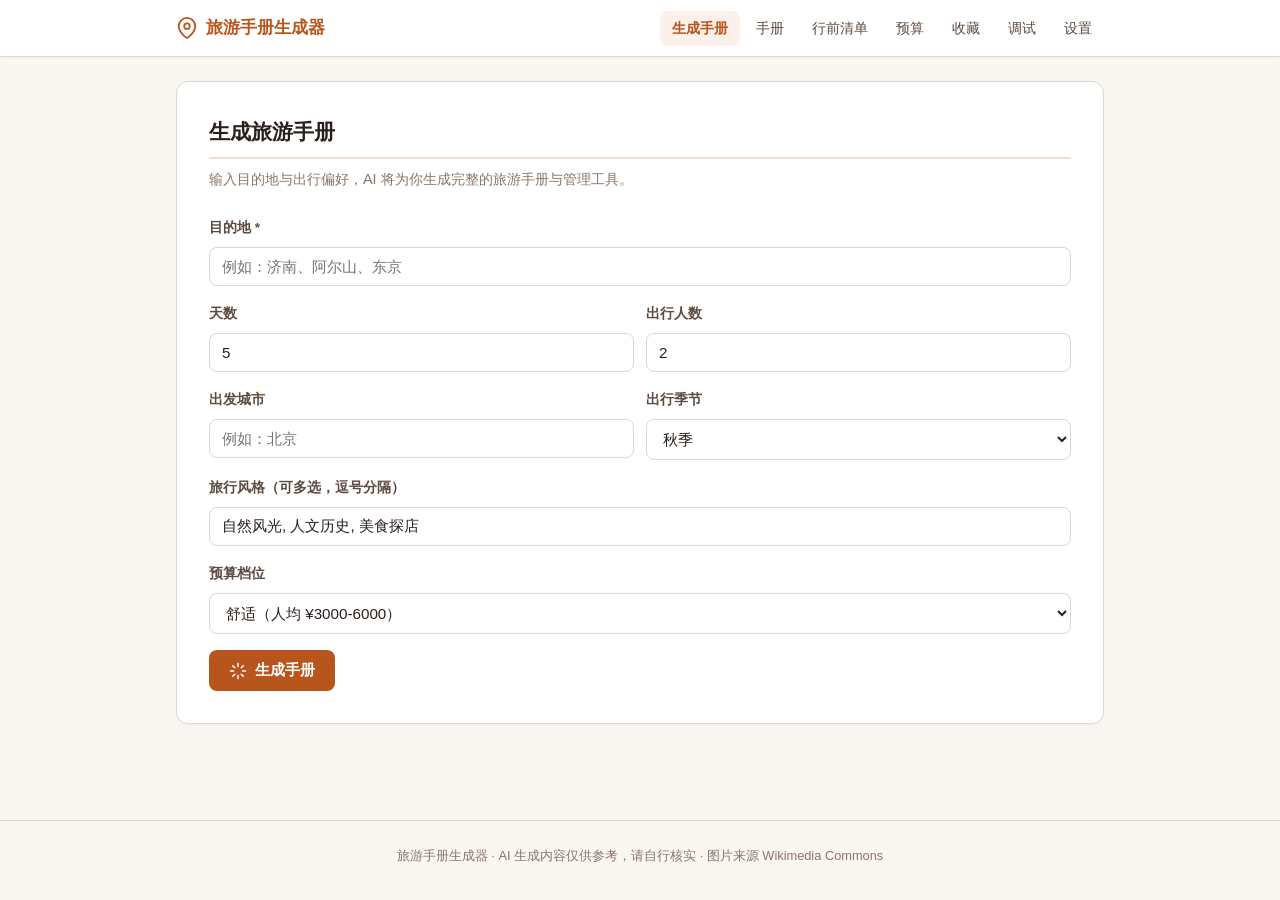
<file: app/index.html>
<!DOCTYPE html>
<html lang="zh-CN">
<head>
  <meta charset="UTF-8">
  <meta name="viewport" content="width=device-width, initial-scale=1.0">
  <title>旅游手册生成器</title>
  <link rel="stylesheet" href="styles.css">
</head>
<body>
  <nav class="app-nav">
    <div class="app-nav__inner">
      <div class="app-nav__brand">
        <svg width="22" height="22" viewBox="0 0 24 24" fill="none" stroke="currentColor" stroke-width="2" stroke-linecap="round" stroke-linejoin="round"><path d="M21 10c0 7-9 13-9 13s-9-6-9-13a9 9 0 0 1 18 0z"/><circle cx="12" cy="10" r="3"/></svg>
        旅游手册生成器
      </div>
      <div class="app-nav__tabs">
        <button class="app-nav__tab active" data-view="generate">生成手册</button>
        <button class="app-nav__tab" data-view="guide">手册</button>
        <button class="app-nav__tab" data-view="checklist">行前清单</button>
        <button class="app-nav__tab" data-view="budget">预算</button>
        <button class="app-nav__tab" data-view="favorites">收藏</button>
        <button class="app-nav__tab" data-view="debug">调试</button>
        <button class="app-nav__tab" data-view="settings">设置</button>
      </div>
    </div>
  </nav>

  <main class="app-main">
    <!-- 生成视图 -->
    <section id="view-generate" class="view active">
      <div class="gen-card">
        <h2>生成旅游手册</h2>
        <p class="gen-card__sub">输入目的地与出行偏好，AI 将为你生成完整的旅游手册与管理工具。</p>
        <form id="gen-form">
          <div class="form-group">
            <label class="form-label" for="dest">目的地 *</label>
            <input class="form-input" id="dest" name="dest" placeholder="例如：济南、阿尔山、东京" required>
          </div>
          <div class="form-row">
            <div class="form-group">
              <label class="form-label" for="days">天数</label>
              <input class="form-input" id="days" name="days" type="number" min="1" max="30" value="5">
            </div>
            <div class="form-group">
              <label class="form-label" for="travelers">出行人数</label>
              <input class="form-input" id="travelers" name="travelers" type="number" min="1" max="20" value="2">
            </div>
          </div>
          <div class="form-row">
            <div class="form-group">
              <label class="form-label" for="departure">出发城市</label>
              <input class="form-input" id="departure" name="departure" placeholder="例如：北京">
            </div>
            <div class="form-group">
              <label class="form-label" for="season">出行季节</label>
              <select class="form-select" id="season" name="season">
                <option value="春">春季</option>
                <option value="夏">夏季</option>
                <option value="秋" selected>秋季</option>
                <option value="冬">冬季</option>
              </select>
            </div>
          </div>
          <div class="form-group">
            <label class="form-label" for="style">旅行风格（可多选，逗号分隔）</label>
            <input class="form-input" id="style" name="style" placeholder="自然风光, 人文历史, 美食探店, 亲子, 自驾" value="自然风光, 人文历史, 美食探店">
          </div>
          <div class="form-group">
            <label class="form-label" for="budget-level">预算档位</label>
            <select class="form-select" id="budget-level" name="budget-level">
              <option value="经济">经济（人均 ¥1000-3000）</option>
              <option value="舒适" selected>舒适（人均 ¥3000-6000）</option>
              <option value="豪华">豪华（人均 ¥6000+）</option>
            </select>
          </div>
          <button type="submit" class="btn btn--primary" id="gen-btn">
            <svg width="18" height="18" viewBox="0 0 24 24" fill="none" stroke="currentColor" stroke-width="2" stroke-linecap="round" stroke-linejoin="round"><path d="M12 2v4M12 18v4M4.93 4.93l2.83 2.83M16.24 16.24l2.83 2.83M2 12h4M18 12h4M4.93 19.07l2.83-2.83M16.24 7.76l2.83-2.83"/></svg>
            生成手册
          </button>
        </form>
      </div>
    </section>

    <!-- 手册视图 -->
    <section id="view-guide" class="view">
      <div id="guide-content"></div>
    </section>

    <!-- 清单视图 -->
    <section id="view-checklist" class="view">
      <div id="checklist-content"></div>
    </section>

    <!-- 预算视图 -->
    <section id="view-budget" class="view">
      <div id="budget-content"></div>
    </section>

    <!-- 收藏视图 -->
    <section id="view-favorites" class="view">
      <div id="favorites-content"></div>
    </section>

    <!-- 调试视图（后端增强模式可见） -->
    <section id="view-debug" class="view">
      <div id="debug-content"></div>
    </section>

    <!-- 设置视图 -->
    <section id="view-settings" class="view">
      <div id="settings-content"></div>
    </section>
  </main>

  <footer class="app-footer">
    旅游手册生成器 · AI 生成内容仅供参考，请自行核实 · 图片来源 Wikimedia Commons
  </footer>

  <script type="module" src="js/main.js"></script>
</body>
</html>
</file>
<file: app/styles.css>
/* === 旅游手册生成器 · Warm Editorial 样式 === */

/* --- 设计令牌 --- */
:root {
  --page-bg: #FFFFFF;
  --page-surface: #FAF6F2;
  --page-surface-muted: #F2EBE4;
  --page-text: #2A1F1A;
  --page-text-secondary: #5C4A40;
  --page-text-muted: #8A7568;
  --page-text-disabled: #B8A599;
  --page-border: #E0D5CC;
  --page-brand: #B8551D;
  --page-brand-hover: #9E4516;
  --page-brand-active: #7A3610;
  --page-brand-soft: #FBF0EA;
  --page-brand-soft-strong: #F3DDD0;
  --page-brand-text: #7A3610;

  --accent: #B8551D;
  --accent-hover: #9E4516;
  --accent-soft: #FBF0EA;
  --accent2: #D97757;

  --success: #52C41A;
  --warning: #FAAD14;
  --danger: #FF4D4F;
  --info: #B8551D;

  --space-1: 4px;
  --space-2: 8px;
  --space-3: 12px;
  --space-4: 16px;
  --space-5: 24px;
  --space-6: 32px;
  --space-7: 48px;
  --radius-sm: 4px;
  --radius-md: 8px;
  --radius-lg: 12px;
  --radius-pill: 999px;
  --font-sans: 'PingFang SC', 'Microsoft YaHei', 'Noto Sans CJK SC', 'Helvetica Neue', sans-serif;
  --font-serif: Georgia, 'Times New Roman', '宋体', serif;
  --max: 960px;
}

*, *::before, *::after { box-sizing: border-box; margin: 0; padding: 0; }
html { font-size: 16px; scroll-behavior: smooth; }
body {
  font-family: var(--font-sans);
  color: var(--page-text);
  background: var(--page-surface);
  line-height: 1.7;
  min-height: 100vh;
}
img, svg, canvas { max-width: 100%; height: auto; }

/* === 顶部导航 === */
.app-nav {
  position: sticky;
  top: 0;
  z-index: 100;
  background: var(--page-bg);
  border-bottom: 1px solid var(--page-border);
  box-shadow: 0 1px 3px rgba(42,31,26,0.04);
}
.app-nav__inner {
  max-width: var(--max);
  margin: 0 auto;
  padding: 0 var(--space-4);
  display: flex;
  align-items: center;
  gap: var(--space-4);
  height: 56px;
}
.app-nav__brand {
  font-weight: 700;
  font-size: 1.05rem;
  color: var(--page-brand);
  display: flex;
  align-items: center;
  gap: var(--space-2);
  white-space: nowrap;
}
.app-nav__tabs {
  display: flex;
  gap: var(--space-1);
  margin-left: auto;
  overflow-x: auto;
}
.app-nav__tab {
  background: none;
  border: none;
  padding: var(--space-2) var(--space-3);
  font-size: 0.9rem;
  color: var(--page-text-secondary);
  cursor: pointer;
  border-radius: var(--radius-md);
  font-family: inherit;
  white-space: nowrap;
  transition: all 0.15s;
}
.app-nav__tab:hover { background: var(--page-surface-muted); color: var(--page-text); }
.app-nav__tab.active { background: var(--page-brand-soft); color: var(--page-brand); font-weight: 600; }

/* === 主容器 === */
.app-main {
  max-width: var(--max);
  margin: 0 auto;
  padding: var(--space-5) var(--space-4) var(--space-7);
}
.view { display: none; }
.view.active { display: block; }

/* === 通用按钮 === */
.btn {
  display: inline-flex;
  align-items: center;
  justify-content: center;
  gap: var(--space-2);
  padding: 10px 20px;
  border: none;
  border-radius: var(--radius-md);
  font-size: 0.95rem;
  font-weight: 600;
  font-family: inherit;
  cursor: pointer;
  transition: all 0.15s;
  text-decoration: none;
}
.btn--primary { background: var(--page-brand); color: #fff; }
.btn--primary:hover { background: var(--page-brand-hover); }
.btn--primary:disabled { background: var(--page-text-disabled); cursor: not-allowed; }
.btn--secondary { background: var(--page-surface-muted); color: var(--page-text); }
.btn--secondary:hover { background: var(--page-border); }
.btn--ghost { background: transparent; color: var(--page-brand); border: 1px solid var(--page-brand-soft-strong); }
.btn--ghost:hover { background: var(--page-brand-soft); }
.btn--sm { padding: 6px 12px; font-size: 0.85rem; }

/* === 输入表单 === */
.form-group { margin-bottom: var(--space-4); }
.form-label {
  display: block;
  font-size: 0.85rem;
  font-weight: 600;
  color: var(--page-text-secondary);
  margin-bottom: var(--space-2);
}
.form-input, .form-select, .form-textarea {
  width: 100%;
  padding: 10px 12px;
  border: 1px solid var(--page-border);
  border-radius: var(--radius-md);
  font-size: 0.95rem;
  font-family: inherit;
  color: var(--page-text);
  background: var(--page-bg);
  transition: border-color 0.15s;
}
.form-input:focus, .form-select:focus, .form-textarea:focus {
  outline: none;
  border-color: var(--page-brand);
  box-shadow: 0 0 0 3px rgba(184,85,29,0.12);
}
.form-textarea { resize: vertical; min-height: 80px; }
.form-row { display: grid; grid-template-columns: 1fr 1fr; gap: var(--space-3); }
@media (max-width: 600px) { .form-row { grid-template-columns: 1fr; } }

/* === 生成表单卡片 === */
.gen-card {
  background: var(--page-bg);
  border: 1px solid var(--page-border);
  border-radius: var(--radius-lg);
  padding: var(--space-6);
  box-shadow: 0 1px 3px rgba(42,31,26,0.04);
}
.gen-card h2 {
  font-size: 1.3rem;
  margin-bottom: var(--space-2);
  color: var(--page-text);
}
.gen-card__sub { color: var(--page-text-muted); font-size: 0.9rem; margin-bottom: var(--space-5); }

/* === Loading / 状态 === */
.state-box {
  text-align: center;
  padding: var(--space-7) var(--space-4);
  color: var(--page-text-muted);
}
.state-box__icon { font-size: 2.5rem; margin-bottom: var(--space-3); }
.state-box__title { font-size: 1.1rem; font-weight: 600; color: var(--page-text-secondary); margin-bottom: var(--space-2); }
.spinner {
  width: 36px; height: 36px;
  border: 3px solid var(--page-brand-soft-strong);
  border-top-color: var(--page-brand);
  border-radius: 50%;
  animation: spin 0.8s linear infinite;
  margin: 0 auto var(--space-3);
}
@keyframes spin { to { transform: rotate(360deg); } }

/* === 手册渲染区 === */
.guide { animation: fadeIn 0.3s ease; }
@keyframes fadeIn { from { opacity: 0; transform: translateY(8px); } to { opacity: 1; transform: none; } }

/* Stage 介绍 */
.report-intro { margin-bottom: var(--space-7); }
.report-intro__surface {
  position: relative;
  overflow: hidden;
  background: var(--page-brand-soft);
  border-radius: var(--radius-lg);
  padding: clamp(2rem, 6vw, 4rem) var(--space-5);
}
.report-intro__surface::before {
  content: "";
  position: absolute; inset: 0;
  background:
    radial-gradient(ellipse at 15% 85%, rgba(184,85,29,0.10) 0%, transparent 50%),
    radial-gradient(ellipse at 85% 15%, rgba(217,119,87,0.08) 0%, transparent 45%);
  pointer-events: none;
}
.report-intro__content { position: relative; z-index: 2; max-width: 70ch; }
.report-intro h1 {
  font-size: clamp(1.6rem, 4vw, 2.4rem);
  font-weight: 700; color: var(--page-text);
  line-height: 1.25;
}
.report-intro__subtitle { margin-top: var(--space-2); color: var(--accent); font-weight: 600; letter-spacing: 0.05em; }
.report-intro__summary { margin-top: var(--space-3); color: var(--page-text-secondary); line-height: 1.8; }
.report-intro__highlights { display: flex; flex-wrap: wrap; gap: var(--space-3) var(--space-5); margin-top: var(--space-4); }
.report-intro__highlight { display: flex; align-items: center; gap: var(--space-2); font-size: 0.875rem; color: var(--page-text-muted); }
.report-intro__highlight-dot { width: 8px; height: 8px; border-radius: 50%; background: var(--accent); }

/* 章节 */
main section { margin-bottom: var(--space-7); }
main h2 {
  font-size: 1.4rem; font-weight: 700; color: var(--page-text);
  margin-bottom: var(--space-4);
  padding-bottom: var(--space-2);
  border-bottom: 2px solid var(--page-brand-soft-strong);
  display: flex; align-items: center; gap: var(--space-3);
}
main h3 { font-size: 1.1rem; font-weight: 600; color: var(--page-text); margin-top: var(--space-5); margin-bottom: var(--space-3); }
main p { margin-bottom: var(--space-3); color: var(--page-text-secondary); }
strong { color: var(--accent); font-weight: 600; }

/* 路线地图 */
.route-map {
  width: 100%;
  background: var(--page-surface);
  border-radius: var(--radius-lg);
  border: 1px solid var(--page-border);
  overflow: hidden;
}
.route-map svg { display: block; width: 100%; height: auto; }
.route-map__caption { padding: var(--space-2) var(--space-4); font-size: 0.8rem; color: var(--page-text-muted); text-align: center; border-top: 1px solid var(--page-border); }

/* 表格 */
.itinerary-table { width: 100%; border-collapse: collapse; margin: var(--space-4) 0; font-size: 0.9rem; }
.itinerary-table th { background: var(--page-surface-muted); font-weight: 600; color: var(--page-text); padding: var(--space-3); text-align: left; border-bottom: 2px solid var(--page-border); }
.itinerary-table td { padding: var(--space-3); border-bottom: 1px solid var(--page-border); vertical-align: top; }
.day-cell { font-weight: 700; color: var(--accent); white-space: nowrap; }
.city-cell { font-weight: 600; color: var(--page-text); }

/* 日卡片 */
.day-card {
  background: var(--page-surface);
  border: 1px solid var(--page-border);
  border-radius: var(--radius-lg);
  padding: var(--space-5);
  margin-bottom: var(--space-5);
}
.day-card__header {
  display: flex; align-items: center; gap: var(--space-3);
  margin-bottom: var(--space-4);
  padding-bottom: var(--space-3);
  border-bottom: 1px solid var(--page-border);
}
.day-card__badge {
  background: var(--accent); color: #fff;
  font-size: 0.8rem; font-weight: 700;
  padding: 4px 12px; border-radius: var(--radius-pill);
}
.day-card__title { font-size: 1.15rem; font-weight: 700; color: var(--page-text); }
.day-card__subtitle { font-size: 0.85rem; color: var(--page-text-muted); }

/* 景点卡片 */
.attraction-list { display: grid; grid-template-columns: 1fr; gap: var(--space-3); margin: var(--space-3) 0; }
@media (min-width: 640px) { .attraction-list { grid-template-columns: 1fr 1fr; } }
.attraction-item {
  background: var(--page-bg);
  border: 1px solid var(--page-border);
  border-radius: var(--radius-md);
  padding: var(--space-3) var(--space-4);
  transition: border-color 0.2s;
  position: relative;
}
.attraction-item:hover { border-color: var(--accent2); }
.attraction-item__img {
  width: 100%; height: 120px;
  object-fit: cover;
  border-radius: var(--radius-sm);
  margin-bottom: var(--space-3);
  background: linear-gradient(135deg, var(--page-brand-soft), var(--page-surface-muted));
  display: flex; align-items: center; justify-content: center;
  color: var(--page-text-muted); font-size: 0.85rem;
}
.attraction-item__name { font-weight: 600; color: var(--page-text); font-size: 0.95rem; margin-bottom: 4px; }
.attraction-item__meta { display: flex; flex-wrap: wrap; gap: var(--space-2); margin-bottom: var(--space-2); }
.attraction-item__tag { font-size: 0.75rem; padding: 2px 8px; border-radius: var(--radius-pill); background: var(--page-brand-soft); color: var(--accent); }
.attraction-item__desc { font-size: 0.85rem; color: var(--page-text-secondary); line-height: 1.6; }
.attraction-item__fav {
  position: absolute; top: 8px; right: 8px;
  background: rgba(255,255,255,0.85);
  border: none; border-radius: 50%;
  width: 28px; height: 28px;
  cursor: pointer; font-size: 1rem;
  display: flex; align-items: center; justify-content: center;
}

/* 美食 */
.food-list { display: grid; grid-template-columns: 1fr; gap: var(--space-2); margin: var(--space-3) 0; }
@media (min-width: 640px) { .food-list { grid-template-columns: 1fr 1fr; } }
.food-item {
  display: flex; align-items: flex-start; gap: var(--space-2);
  padding: var(--space-2) var(--space-3);
  border-bottom: 1px solid var(--page-border);
}
.food-item__icon { width: 20px; height: 20px; flex-shrink: 0; margin-top: 2px; color: var(--accent2); }
.food-item__text { font-size: 0.875rem; color: var(--page-text-secondary); line-height: 1.6; }
.food-item__text strong { color: var(--page-text); }

/* 交通框 */
.transport-box {
  background: var(--page-brand-soft);
  border-radius: var(--radius-md);
  padding: var(--space-3) var(--space-4);
  margin: var(--space-3) 0;
  font-size: 0.9rem;
  color: var(--page-text-secondary);
  line-height: 1.7;
}
.transport-box strong { color: var(--accent); }

/* 贴士 */
.tip-callout {
  background: var(--page-surface);
  border-left: 3px solid var(--accent2);
  border-radius: 0 var(--radius-md) var(--radius-md) 0;
  padding: var(--space-3) var(--space-4);
  margin: var(--space-4) 0;
}
.tip-callout__title { font-weight: 600; font-size: 0.9rem; color: var(--accent); margin-bottom: var(--space-2); }
.tip-callout ul { list-style: none; padding: 0; }
.tip-callout li { font-size: 0.85rem; color: var(--page-text-secondary); line-height: 1.7; padding-left: var(--space-3); position: relative; margin-bottom: var(--space-1); }
.tip-callout li::before { content: "·"; position: absolute; left: 0; color: var(--accent2); font-weight: 700; }

/* 住宿卡片 */
.accommodation-list { display: grid; grid-template-columns: 1fr; gap: var(--space-3); margin: var(--space-3) 0; }
@media (min-width: 640px) { .accommodation-list { grid-template-columns: 1fr 1fr; } }
.accommodation-item { background: var(--page-bg); border: 1px solid var(--page-border); border-radius: var(--radius-md); padding: var(--space-3) var(--space-4); }
.accommodation-item__name { font-weight: 600; color: var(--page-text); }
.accommodation-item__area { font-size: 0.8rem; color: var(--page-text-muted); }
.accommodation-item__price { color: var(--accent); font-weight: 600; margin: var(--space-1) 0; }
.accommodation-item__desc { font-size: 0.85rem; color: var(--page-text-secondary); }

/* 预算表 */
.budget-table { width: 100%; border-collapse: collapse; }
.budget-table th, .budget-table td { padding: var(--space-2) var(--space-3); border-bottom: 1px solid var(--page-border); text-align: left; }
.budget-table th { background: var(--page-surface-muted); font-weight: 600; font-size: 0.9rem; }
.budget-table .total-row { font-weight: 700; background: var(--page-brand-soft); color: var(--accent); }
.budget-summary {
  display: flex; gap: var(--space-4); flex-wrap: wrap;
  margin-top: var(--space-4);
  padding: var(--space-4);
  background: var(--page-brand-soft);
  border-radius: var(--radius-md);
}
.budget-summary__item { text-align: center; }
.budget-summary__label { font-size: 0.8rem; color: var(--page-text-muted); }
.budget-summary__value { font-size: 1.3rem; font-weight: 700; color: var(--accent); }

/* === 工具视图通用 === */
.tool-header { margin-bottom: var(--space-5); }
.tool-header h2 { border: none; padding: 0; }
.empty-hint { text-align: center; padding: var(--space-6); color: var(--page-text-muted); background: var(--page-bg); border: 1px dashed var(--page-border); border-radius: var(--radius-lg); }

/* 清单 */
.checklist-cat { margin-bottom: var(--space-5); }
.checklist-cat__title { font-weight: 600; color: var(--page-text); margin-bottom: var(--space-2); display: flex; align-items: center; gap: var(--space-2); }
.checklist-cat__count { font-size: 0.8rem; color: var(--page-text-muted); font-weight: normal; }
.checklist-item {
  display: flex; align-items: center; gap: var(--space-3);
  padding: var(--space-2) 0;
  border-bottom: 1px solid var(--page-surface-muted);
}
.checklist-item input[type="checkbox"] { width: 18px; height: 18px; accent-color: var(--accent); cursor: pointer; }
.checklist-item__text { flex: 1; color: var(--page-text); }
.checklist-item.checked .checklist-item__text { text-decoration: line-through; color: var(--page-text-muted); }
.checklist-item__del { background: none; border: none; color: var(--page-text-disabled); cursor: pointer; font-size: 1rem; padding: 4px; }
.checklist-item__del:hover { color: var(--danger); }
.checklist-add { display: flex; gap: var(--space-2); margin-top: var(--space-2); }

/* 预算工具 */
.budget-tool .budget-table input { width: 100px; padding: 6px 8px; border: 1px solid var(--page-border); border-radius: var(--radius-sm); font-size: 0.9rem; font-family: inherit; }
.budget-tool .diff-pos { color: var(--success); }
.budget-tool .diff-neg { color: var(--danger); }

/* 设置 */
.settings-section { background: var(--page-bg); border: 1px solid var(--page-border); border-radius: var(--radius-lg); padding: var(--space-6); margin-bottom: var(--space-4); }
.settings-section h3 { margin-top: 0; color: var(--page-text); }
.test-result { margin-top: var(--space-3); font-size: 0.9rem; }
.test-result.success { color: var(--success); }
.test-result.error { color: var(--danger); }

/* 收藏 */
.fav-tabs { display: flex; gap: var(--space-2); margin-bottom: var(--space-4); }
.fav-tab { padding: var(--space-2) var(--space-4); border: 1px solid var(--page-border); border-radius: var(--radius-pill); background: var(--page-bg); cursor: pointer; font-size: 0.9rem; color: var(--page-text-secondary); }
.fav-tab.active { background: var(--accent); color: #fff; border-color: var(--accent); }

/* 底部 */
.app-footer { text-align: center; padding: var(--space-5); color: var(--page-text-muted); font-size: 0.8rem; border-top: 1px solid var(--page-border); }

/* 响应式 */
@media (max-width: 768px) {
  .day-card { padding: var(--space-4); }
  .attraction-list, .food-list, .accommodation-list { grid-template-columns: 1fr; }
  .itinerary-table { font-size: 0.8rem; }
  .itinerary-table th, .itinerary-table td { padding: var(--space-2); }
  .app-nav__inner { gap: var(--space-2); }
  .app-nav__brand { font-size: 0.95rem; }
  .app-nav__tab { padding: 6px 10px; font-size: 0.82rem; }
}

/* === 降级提示条（AC-11） === */
.degraded-notice {
  position: sticky;
  top: 56px;
  z-index: 99;
  background: var(--warning);
  color: #fff;
  padding: var(--space-2) var(--space-4);
  font-size: 0.88rem;
  text-align: center;
  display: none;
  box-shadow: 0 2px 4px rgba(0,0,0,0.08);
}
.degraded-notice.visible { display: block; }

/* === 手册顶部 banner / 来源 / 校对提示（AC-10） === */
.guide-banner {
  margin: var(--space-4) 0 var(--space-5);
  padding: var(--space-3) var(--space-4);
  background: var(--page-brand-soft);
  border: 1px solid var(--page-brand-soft-strong);
  border-radius: var(--radius-md);
  display: flex;
  flex-wrap: wrap;
  gap: var(--space-2) var(--space-3);
  align-items: center;
}
.badge {
  display: inline-block;
  padding: 2px 10px;
  border-radius: var(--radius-pill);
  font-size: 0.78rem;
  font-weight: 600;
}
.badge--backend { background: var(--page-brand); color: #fff; }
.badge--degraded { background: var(--warning); color: #fff; }
.badge--sources { background: var(--page-surface-muted); color: var(--page-text-secondary); }
.badge--cache {
  background: linear-gradient(90deg, var(--accent) 0%, var(--success) 100%);
  color: #fff;
}

.warnings-callout {
  width: 100%;
  background: var(--page-bg);
  border-radius: var(--radius-sm);
  padding: var(--space-2) var(--space-3);
}
.warnings-callout summary {
  cursor: pointer;
  font-size: 0.85rem;
  color: var(--page-brand-text);
  font-weight: 600;
}
.warning-list { list-style: none; padding: var(--space-2) 0 0; margin: 0; }
.warning-item {
  display: grid;
  grid-template-columns: 60px 140px 1fr;
  gap: var(--space-2);
  font-size: 0.82rem;
  padding: var(--space-1) 0;
  border-top: 1px dashed var(--page-border);
}
.warning-item__level {
  font-weight: 700;
  text-transform: uppercase;
  font-size: 0.72rem;
}
.warning-item--high .warning-item__level { color: var(--danger); }
.warning-item--medium .warning-item__level { color: var(--warning); }
.warning-item--low .warning-item__level { color: var(--page-text-muted); }
.warning-item__field { color: var(--page-text-secondary); font-family: monospace; }

.source-link {
  display: inline-block;
  margin-top: var(--space-2);
  font-size: 0.72rem;
  color: var(--page-brand);
  text-decoration: none;
  opacity: 0.85;
}
.source-link:hover { text-decoration: underline; opacity: 1; }

/* === 调试视图（AC-12） === */
.debug-card {
  max-width: var(--max);
  margin: 0 auto;
  padding: var(--space-5) var(--space-4);
}
.debug-card__sub { color: var(--page-text-muted); font-size: 0.85rem; margin-bottom: var(--space-4); }
.debug-form {
  display: flex;
  gap: var(--space-2);
  flex-wrap: wrap;
  margin-bottom: var(--space-4);
}
.debug-form .form-input { flex: 1; min-width: 200px; }
.debug-form .form-select {
  flex: 0 1 280px;
  padding: 8px 12px;
  border: 1px solid var(--page-border);
  border-radius: var(--radius-sm);
  background: var(--page-bg);
  font-size: 0.85rem;
  color: var(--page-text);
  cursor: pointer;
}

.debug-toolbar {
  display: flex;
  gap: var(--space-3);
  flex-wrap: wrap;
  align-items: center;
  margin-bottom: var(--space-3);
  padding-bottom: var(--space-3);
  border-bottom: 1px dashed var(--page-border);
}
.debug-search { flex: 1; min-width: 240px; padding: 6px 12px; }
.debug-filters { display: flex; flex-wrap: wrap; gap: var(--space-1); }

.debug-chip-filter {
  padding: 4px 10px;
  border: 1px solid var(--page-border);
  border-radius: var(--radius-pill);
  background: var(--page-bg);
  color: var(--page-text-secondary);
  font-size: 0.78rem;
  cursor: pointer;
  transition: all 0.15s;
}
.debug-chip-filter:hover { background: var(--page-surface-muted); }
.debug-chip-filter.active {
  background: var(--page-brand);
  color: #fff;
  border-color: var(--page-brand);
}

.debug-compare-banner {
  padding: var(--space-2) var(--space-3);
  margin-bottom: var(--space-3);
  background: #FFF8E1;
  border-left: 3px solid var(--warning);
  font-size: 0.85rem;
  border-radius: 0 var(--radius-sm) var(--radius-sm) 0;
}
.debug-compare-banner code {
  background: var(--page-surface-muted);
  padding: 1px 6px;
  border-radius: var(--radius-sm);
}

.timeline-item__meta {
  font-size: 0.72rem;
  color: var(--page-text-muted);
  font-family: monospace;
}
.timeline-item__model {
  display: inline-block;
  padding: 1px 6px;
  background: var(--page-surface-muted);
  border-radius: var(--radius-sm);
  font-size: 0.7rem;
}
.timeline-item__compare {
  margin-top: var(--space-1);
  padding: var(--space-1) var(--space-2);
  font-size: 0.78rem;
  border-radius: var(--radius-sm);
}
.timeline-item__compare.same { background: rgba(76, 175, 80, 0.08); }
.timeline-item__compare.diff { background: rgba(255, 152, 0, 0.1); }
.timeline-item__compare .compare-badge {
  display: inline-block;
  font-weight: 600;
  margin-right: var(--space-2);
}
.timeline-item__compare.same .compare-badge { color: var(--success); }
.timeline-item__compare.diff .compare-badge { color: var(--warning); }
.timeline-item__compare details { margin-top: 2px; }
.timeline-item__compare summary { cursor: pointer; font-size: 0.72rem; color: var(--page-text-muted); }
.timeline-item__compare pre {
  font-size: 0.7rem;
  background: var(--page-surface-muted);
  padding: var(--space-2);
  border-radius: var(--radius-sm);
  overflow-x: auto;
}

.debug-loading { color: var(--page-text-muted); font-size: 0.9rem; padding: var(--space-3); }
.debug-error { color: var(--danger); font-size: 0.9rem; padding: var(--space-3); }
.debug-success { color: var(--success); font-size: 0.9rem; padding: var(--space-3); }
.debug-empty { color: var(--page-text-muted); padding: var(--space-3); }

.debug-summary {
  font-size: 0.88rem;
  color: var(--page-text-secondary);
  padding: var(--space-2) 0;
  border-bottom: 1px solid var(--page-border);
  margin-bottom: var(--space-3);
}
.debug-summary code {
  background: var(--page-surface-muted);
  padding: 1px 6px;
  border-radius: var(--radius-sm);
  font-size: 0.82rem;
}
.debug-types { display: flex; flex-wrap: wrap; gap: var(--space-1); margin-bottom: var(--space-4); }
.debug-chip {
  padding: 2px 8px;
  border-radius: var(--radius-pill);
  font-size: 0.72rem;
  background: var(--page-surface-muted);
  color: var(--page-text-secondary);
}

.timeline { display: flex; flex-direction: column; gap: var(--space-2); }
.timeline-item {
  background: var(--page-bg);
  border-left: 3px solid var(--page-border);
  padding: var(--space-2) var(--space-3);
  border-radius: 0 var(--radius-sm) var(--radius-sm) 0;
}
.timeline-item.ev-system { border-left-color: var(--page-text-muted); }
.timeline-item.ev-start { border-left-color: var(--accent); }
.timeline-item.ev-tasks, .timeline-item.ev-done { border-left-color: var(--success); }
.timeline-item.ev-scraper { border-left-color: var(--accent2); }
.timeline-item.ev-integrator, .timeline-item.ev-validator { border-left-color: var(--accent); }
.timeline-item.ev-optimizer, .timeline-item.ev-diff { border-left-color: var(--warning); }
.timeline-item.ev-monitor { border-left-color: var(--info); }
.timeline-item.ev-cache { border-left-color: var(--page-text-secondary); }
.timeline-item.ev-error { border-left-color: var(--danger); background: #FFF5F5; }
.timeline-item.ev-user, .timeline-item.ev-plugin, .timeline-item.ev-skip { border-left-color: var(--page-text-muted); }

.timeline-item__head {
  display: flex;
  gap: var(--space-3);
  font-size: 0.8rem;
}
.timeline-item__time { color: var(--page-text-muted); font-family: monospace; }
.timeline-item__label { font-weight: 600; color: var(--page-text); }
.timeline-item__payload { margin-top: var(--space-1); }
.timeline-item__payload summary { cursor: pointer; font-size: 0.75rem; color: var(--page-text-muted); }
.timeline-item__payload pre {
  font-size: 0.72rem;
  background: var(--page-surface-muted);
  padding: var(--space-2);
  border-radius: var(--radius-sm);
  overflow-x: auto;
  max-height: 320px;
  overflow-y: auto;
}

/* 调试视图移动端 */
@media (max-width: 768px) {
  .warning-item { grid-template-columns: 50px 1fr; }
  .warning-item__field { grid-column: 2; }
  .warning-item__msg { grid-column: 1 / -1; }
  .timeline-item__head { flex-direction: column; gap: 2px; }
}

/* === 动态优化引擎（Task 21 / AC-14 / FR-27~29, FR-31~33） === */
.dyn-controls {
  display: inline-flex;
  flex-wrap: wrap;
  gap: var(--space-2);
  align-items: center;
  margin-left: auto;
}
.badge--dyn {
  background: linear-gradient(90deg, var(--accent) 0%, var(--accent2) 100%);
  color: #fff;
  box-shadow: 0 0 0 2px rgba(184, 85, 29, 0.15);
}
.btn--sm {
  padding: 2px 10px;
  font-size: 0.78rem;
  border-radius: var(--radius-pill);
}

/* changelog 抽屉 */
.dyn-changelog {
  background: var(--page-bg);
  border-radius: var(--radius-sm);
  padding: 2px 10px;
  font-size: 0.78rem;
}
.dyn-changelog summary {
  cursor: pointer;
  font-weight: 600;
  color: var(--page-brand-text);
}
.dyn-changelog__list {
  list-style: none;
  margin: var(--space-2) 0 0;
  padding: 0;
  display: flex;
  flex-direction: column;
  gap: var(--space-2);
  min-width: 320px;
  max-width: 480px;
}
.dyn-changelog__item {
  display: grid;
  grid-template-columns: auto auto 1fr;
  gap: 4px var(--space-2);
  font-size: 0.74rem;
  padding: var(--space-2);
  background: var(--page-surface);
  border-radius: var(--radius-sm);
  border-left: 3px solid var(--accent);
}
.dyn-changelog__time {
  font-family: monospace;
  color: var(--page-text-muted);
}
.dyn-changelog__op {
  display: inline-block;
  padding: 0 6px;
  border-radius: var(--radius-pill);
  font-size: 0.68rem;
  font-weight: 700;
  color: #fff;
  text-align: center;
}
.dyn-changelog__op--add { background: var(--success); }
.dyn-changelog__op--swap { background: var(--warning); }
.dyn-changelog__op--move { background: var(--info); }
.dyn-changelog__reason {
  grid-column: 1 / -1;
  color: var(--page-text-secondary);
  font-style: italic;
}
.dyn-changelog__adopted {
  grid-column: 1 / -1;
  font-size: 0.7rem;
  color: var(--success);
}

/* 换出/换入动画 */
.attraction-item.dyn-swap-out {
  animation: dynSwapOut 1s ease forwards;
}
.attraction-item.dyn-swap-in {
  animation: dynSwapIn 2s ease;
  box-shadow: 0 0 0 3px rgba(217, 119, 87, 0.55);
}
@keyframes dynSwapOut {
  0% { transform: scale(1); opacity: 1; }
  100% { transform: scale(0.92); opacity: 0.35; filter: grayscale(60%); }
}
@keyframes dynSwapIn {
  0% { transform: scale(0.92); box-shadow: 0 0 0 0 rgba(217, 119, 87, 0); }
  20% { transform: scale(1.02); box-shadow: 0 0 0 4px rgba(217, 119, 87, 0.6); }
  100% { transform: scale(1); box-shadow: 0 0 0 3px rgba(217, 119, 87, 0); }
}

/* 变更说明浮层（FR-29 / Task 23：改为卡片顶部内嵌 + 持久 + 可关闭） */
.dyn-change-note {
  display: flex;
  align-items: center;
  gap: 6px;
  background: linear-gradient(90deg, rgba(184, 85, 29, 0.92) 0%, rgba(217, 119, 6, 0.92) 100%);
  color: #fff;
  padding: 6px 10px;
  border-radius: var(--radius-sm, 6px);
  font-size: 0.78rem;
  line-height: 1.35;
  margin-bottom: 6px;
  box-shadow: 0 2px 6px rgba(184, 85, 29, 0.18);
  animation: dynNoteIn 0.3s ease;
}
.dyn-change-note__icon { flex-shrink: 0; }
.dyn-change-note__reason { flex: 1; word-break: break-all; }
.dyn-change-note__count {
  flex-shrink: 0;
  background: rgba(255, 255, 255, 0.25);
  border-radius: var(--radius-pill);
  padding: 0 6px;
  font-size: 0.7rem;
  font-weight: 700;
}
.dyn-change-note__count:empty { display: none; }
.dyn-change-note__close {
  flex-shrink: 0;
  background: transparent;
  border: none;
  color: #fff;
  cursor: pointer;
  font-size: 0.85rem;
  padding: 0 4px;
  opacity: 0.85;
}
.dyn-change-note__close:hover { opacity: 1; }
.attraction-item,
.food-item,
.accommodation-item {
  position: relative;
}
@keyframes dynNoteIn {
  from { opacity: 0; transform: translateY(-4px); }
  to { opacity: 1; transform: translateY(0); }
}

/* 建议模式确认对话框（FR-31） */
.dyn-modal {
  position: fixed;
  inset: 0;
  z-index: 1000;
}
.dyn-modal__backdrop {
  position: absolute;
  inset: 0;
  background: rgba(0, 0, 0, 0.5);
  backdrop-filter: blur(2px);
}
.dyn-modal__dialog {
  position: absolute;
  top: 50%;
  left: 50%;
  transform: translate(-50%, -50%);
  background: var(--page-surface);
  border-radius: var(--radius-md);
  padding: var(--space-4) var(--space-5);
  max-width: 540px;
  width: 92vw;
  box-shadow: 0 20px 60px rgba(0,0,0,0.25);
}
.dyn-modal__dialog h3 {
  margin: 0 0 var(--space-2);
  color: var(--page-brand-text);
}
.dyn-modal__dialog p {
  margin: 0 0 var(--space-3);
  font-size: 0.85rem;
  color: var(--page-text-secondary);
}
.dyn-modal__list {
  list-style: none;
  margin: 0 0 var(--space-4);
  padding: 0;
  display: flex;
  flex-direction: column;
  gap: var(--space-2);
}
.dyn-modal__list li {
  padding: var(--space-2) var(--space-3);
  background: var(--page-brand-soft);
  border-radius: var(--radius-sm);
  font-size: 0.82rem;
}
.dyn-suggest-reason {
  color: var(--page-text-muted);
  font-style: italic;
  font-size: 0.78rem;
}

/* 顶部 toast */
.dyn-toast {
  position: fixed;
  top: var(--space-4);
  left: 50%;
  transform: translateX(-50%) translateY(-20px);
  background: var(--page-surface);
  color: var(--page-text);
  padding: var(--space-2) var(--space-4);
  border-radius: var(--radius-pill);
  font-size: 0.85rem;
  box-shadow: 0 4px 16px rgba(0,0,0,0.15);
  z-index: 1100;
  opacity: 0;
  transition: opacity 0.25s ease, transform 0.25s ease;
  pointer-events: none;
}
.dyn-toast.visible {
  opacity: 1;
  transform: translateX(-50%) translateY(0);
}

/* 待审建议徽章（Task 22+：建议模式下显示驾驶舱 pending 数量） */
.badge--dyn-pending {
  background: var(--warning, #FAAD14);
  color: #fff;
  cursor: pointer;
  text-decoration: none;
  transition: filter 0.15s ease;
  display: inline-flex;
  align-items: center;
  gap: 4px;
}
.badge--dyn-pending:hover { filter: brightness(0.92); }
.badge--dyn-pending.is-empty { display: none; }
.badge--dyn-pending__count {
  background: rgba(255, 255, 255, 0.3);
  border-radius: 999px;
  padding: 0 6px;
  font-size: 0.7rem;
  font-weight: 700;
}
</file>
